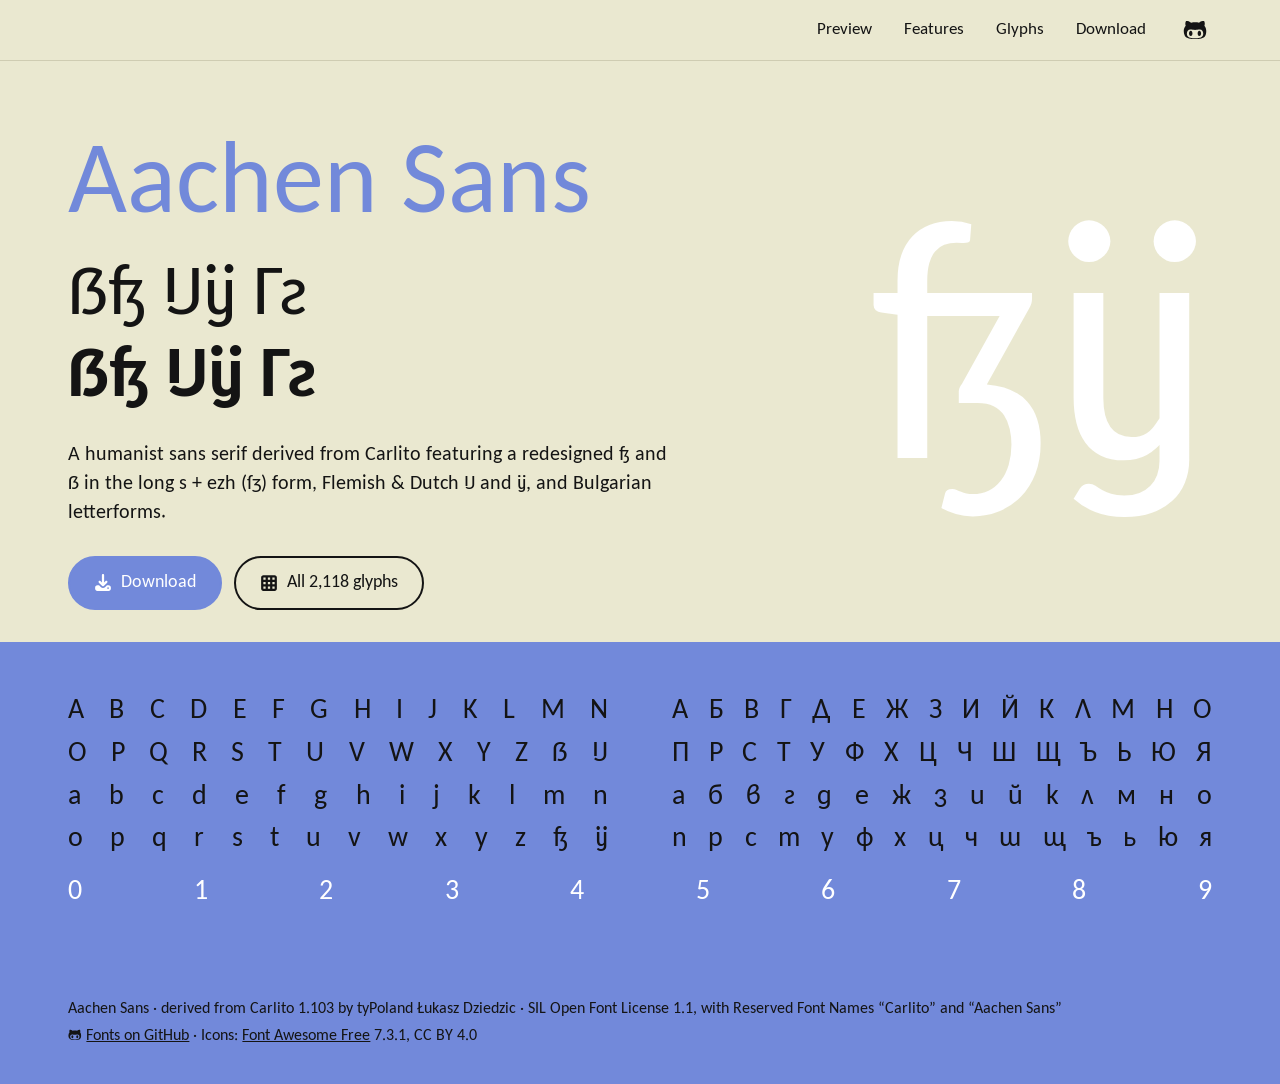
<file: index.html>
<!doctype html>
<html lang="en">
<head>
<meta charset="utf-8">
<meta name="viewport" content="width=device-width, initial-scale=1">
<meta name="format-detection" content="telephone=no">
<title>Aachen Sans</title>
<meta name="description" content="A humanist sans serif derived from Carlito featuring a redesigned ß and ẞ in the long s + ezh (ſʒ) form, Flemish &amp; Dutch Ĳ and ĳ, and Bulgarian letterforms.">
<meta property="og:title" content="Aachen Sans">
<meta property="og:description" content="A humanist sans serif derived from Carlito featuring a redesigned ß and ẞ in the long s + ezh (ſʒ) form, Flemish &amp; Dutch Ĳ and ĳ, and Bulgarian letterforms.">
<meta property="og:image" content="https://crweul.github.io/aachen-sans/og.png">
<meta name="theme-color" content="#7289DA">
<link rel="icon" href="favicon.png">
<link rel="preload" href="fonts/webfonts/AachenSans-Regular.woff2" as="font" type="font/woff2" crossorigin>
<link rel="stylesheet" href="style.css">
</head>
<body class="home">
<svg xmlns="http://www.w3.org/2000/svg" style="display:none"><!--! Font Awesome Free 7.3.1 by @fontawesome - https://fontawesome.com License - https://fontawesome.com/license/free (Icons: CC BY 4.0, Fonts: SIL OFL 1.1, Code: MIT License) Copyright 2026 Fonticons, Inc. --><symbol id="i-download" viewBox="0 0 448 512"><path fill="currentColor" d="M256 32c0-17.7-14.3-32-32-32s-32 14.3-32 32l0 210.7-41.4-41.4c-12.5-12.5-32.8-12.5-45.3 0s-12.5 32.8 0 45.3l96 96c12.5 12.5 32.8 12.5 45.3 0l96-96c12.5-12.5 12.5-32.8 0-45.3s-32.8-12.5-45.3 0L256 242.7 256 32zM64 320c-35.3 0-64 28.7-64 64l0 32c0 35.3 28.7 64 64 64l320 0c35.3 0 64-28.7 64-64l0-32c0-35.3-28.7-64-64-64l-46.9 0-56.6 56.6c-31.2 31.2-81.9 31.2-113.1 0L110.9 320 64 320zm304 56a24 24 0 1 1 0 48 24 24 0 1 1 0-48z"/></symbol><symbol id="i-file-zipper" viewBox="0 0 384 512"><path fill="currentColor" d="M0 64C0 28.7 28.7 0 64 0L213.5 0c17 0 33.3 6.7 45.3 18.7L365.3 125.3c12 12 18.7 28.3 18.7 45.3L384 448c0 35.3-28.7 64-64 64L64 512c-35.3 0-64-28.7-64-64L0 64zm208-5.5l0 93.5c0 13.3 10.7 24 24 24L325.5 176 208 58.5zM64 72c0 13.3 10.7 24 24 24l48 0c13.3 0 24-10.7 24-24s-10.7-24-24-24L88 48C74.7 48 64 58.7 64 72zm0 96c0 13.3 10.7 24 24 24l48 0c13.3 0 24-10.7 24-24s-10.7-24-24-24l-48 0c-13.3 0-24 10.7-24 24zm64 72l-32 0c-17.7 0-32 14.3-32 32l0 48c0 26.5 21.5 48 48 48s48-21.5 48-48l0-48c0-17.7-14.3-32-32-32zm-16 64a16 16 0 1 1 0 32 16 16 0 1 1 0-32z"/></symbol><symbol id="i-github-alt" viewBox="0 0 512 512"><path fill="currentColor" d="M202.1 328.7c0 20.9-10.9 55.1-36.7 55.1s-36.7-34.2-36.7-55.1 10.9-55.1 36.7-55.1 36.7 34.2 36.7 55.1zM496 278.2c0 31.9-3.2 65.7-17.5 95-37.9 76.6-142.1 74.8-216.7 74.8-75.8 0-186.2 2.7-225.6-74.8-14.6-29-20.2-63.1-20.2-95 0-41.9 13.9-81.5 41.5-113.6-5.2-15.8-7.7-32.4-7.7-48.8 0-21.5 4.9-32.3 14.6-51.8 45.3 0 74.3 9 108.8 36 29-6.9 58.8-10 88.7-10 27 0 54.2 2.9 80.4 9.2 34-26.7 63-35.2 107.8-35.2 9.8 19.5 14.6 30.3 14.6 51.8 0 16.4-2.6 32.7-7.7 48.2 27.5 32.4 39 72.3 39 114.2zm-64.3 50.5c0-43.9-26.7-82.6-73.5-82.6-18.9 0-37 3.4-56 6-14.9 2.3-29.8 3.2-45.1 3.2-15.2 0-30.1-.9-45.1-3.2-18.7-2.6-37-6-56-6-46.8 0-73.5 38.7-73.5 82.6 0 87.8 80.4 101.3 150.4 101.3l48.2 0c70.3 0 150.6-13.4 150.6-101.3zm-82.6-55.1c-25.8 0-36.7 34.2-36.7 55.1s10.9 55.1 36.7 55.1 36.7-34.2 36.7-55.1-10.9-55.1-36.7-55.1z"/></symbol><symbol id="i-magnifying-glass" viewBox="0 0 512 512"><path fill="currentColor" d="M416 208c0 45.9-14.9 88.3-40 122.7L502.6 457.4c12.5 12.5 12.5 32.8 0 45.3s-32.8 12.5-45.3 0L330.7 376C296.3 401.1 253.9 416 208 416 93.1 416 0 322.9 0 208S93.1 0 208 0 416 93.1 416 208zM208 352a144 144 0 1 0 0-288 144 144 0 1 0 0 288z"/></symbol><symbol id="i-table-cells" viewBox="0 0 448 512"><path fill="currentColor" d="M384 96l0 64-64 0 0-64 64 0zm0 128l0 64-64 0 0-64 64 0zm0 128l0 64-64 0 0-64 64 0zM256 288l-64 0 0-64 64 0 0 64zm-64 64l64 0 0 64-64 0 0-64zm-64-64l-64 0 0-64 64 0 0 64zM64 352l64 0 0 64-64 0 0-64zm0-192l0-64 64 0 0 64-64 0zm128 0l0-64 64 0 0 64-64 0zM64 32C28.7 32 0 60.7 0 96L0 416c0 35.3 28.7 64 64 64l320 0c35.3 0 64-28.7 64-64l0-320c0-35.3-28.7-64-64-64L64 32z"/></symbol></svg>
<header class="top">
  <div class="wrap bar">
    <a class="mark" href="./">Aachen Sans</a>
    <nav class="menu">
      <a href="preview.html">Preview</a>
      <a href="eszett.html">Features</a>
      <a href="glyphs.html">Glyphs</a>
      <a href="download.html">Download</a>
    </nav>
    <a class="gh" href="https://github.com/crweul/aachen-sans" aria-label="Aachen Sans on GitHub" title="GitHub"><svg class="ic" aria-hidden="true"><use href="#i-github-alt"/></svg></a>
  </div>
</header>

<main>
<section class="hero">
  <div class="wrap hero-grid">
    <div class="hero-text">
      <h1>Aachen Sans</h1>
      <p class="pairs">ẞß Ĳĳ <span lang="bg">Гг</span></p>
      <p class="pairs b">ẞß Ĳĳ <span lang="bg">Гг</span></p>
      <p class="lede">A humanist sans serif derived from Carlito featuring a redesigned ß and ẞ in the long s + ezh (ſʒ) form, Flemish &amp; Dutch Ĳ and ĳ, and Bulgarian letterforms.</p>
      <p class="cta">
        <a class="btn" href="download.html"><svg class="ic" aria-hidden="true"><use href="#i-download"/></svg>Download</a>
        <a class="btn ghost" href="glyphs.html"><svg class="ic" aria-hidden="true"><use href="#i-table-cells"/></svg>All 2,118 glyphs</a>
      </p>
    </div>
    <div class="hero-glyphs" aria-hidden="true" lang="nl-BE">ßĳ</div>
  </div>
  <div class="band">
    <div class="wrap alphabets">
      <div class="abc">
        <p>A B C D E F G H I J K L M N</p>
        <p>O P Q R S T U V W X Y Z ẞ Ĳ</p>
        <p>a b c d e f g h i j k l m n</p>
        <p>o p q r s t u v w x y z ß ĳ</p>
      </div>
      <div class="abc" lang="bg">
        <p>А Б В Г Д Е Ж З И Й К Л М Н О</p>
        <p>П Р С Т У Ф Х Ц Ч Ш Щ Ъ Ь Ю Я</p>
        <p>а б в г д е ж з и й к л м н о</p>
        <p>п р с т у ф х ц ч ш щ ъ ь ю я</p>
      </div>
      <p class="digits">0 1 2 3 4 5 6 7 8 9</p>
    </div>
  </div>
</section>

</main>

<footer class="foot">
  <div class="wrap">
    <p>Aachen Sans · derived from Carlito 1.103 by tyPoland Łukasz Dziedzic · SIL Open Font License 1.1, with Reserved
      Font Names “Carlito” and “Aachen Sans”</p>
    <p><a href="https://github.com/crweul/aachen-sans"><svg class="ic" aria-hidden="true"><use href="#i-github-alt"/></svg>Fonts on GitHub</a> · Icons: <a href="https://fontawesome.com/">Font Awesome Free</a> 7.3.1, CC BY 4.0</p>
  </div>
</footer>

<script src="app.js"></script>
</body>
</html>
</file>
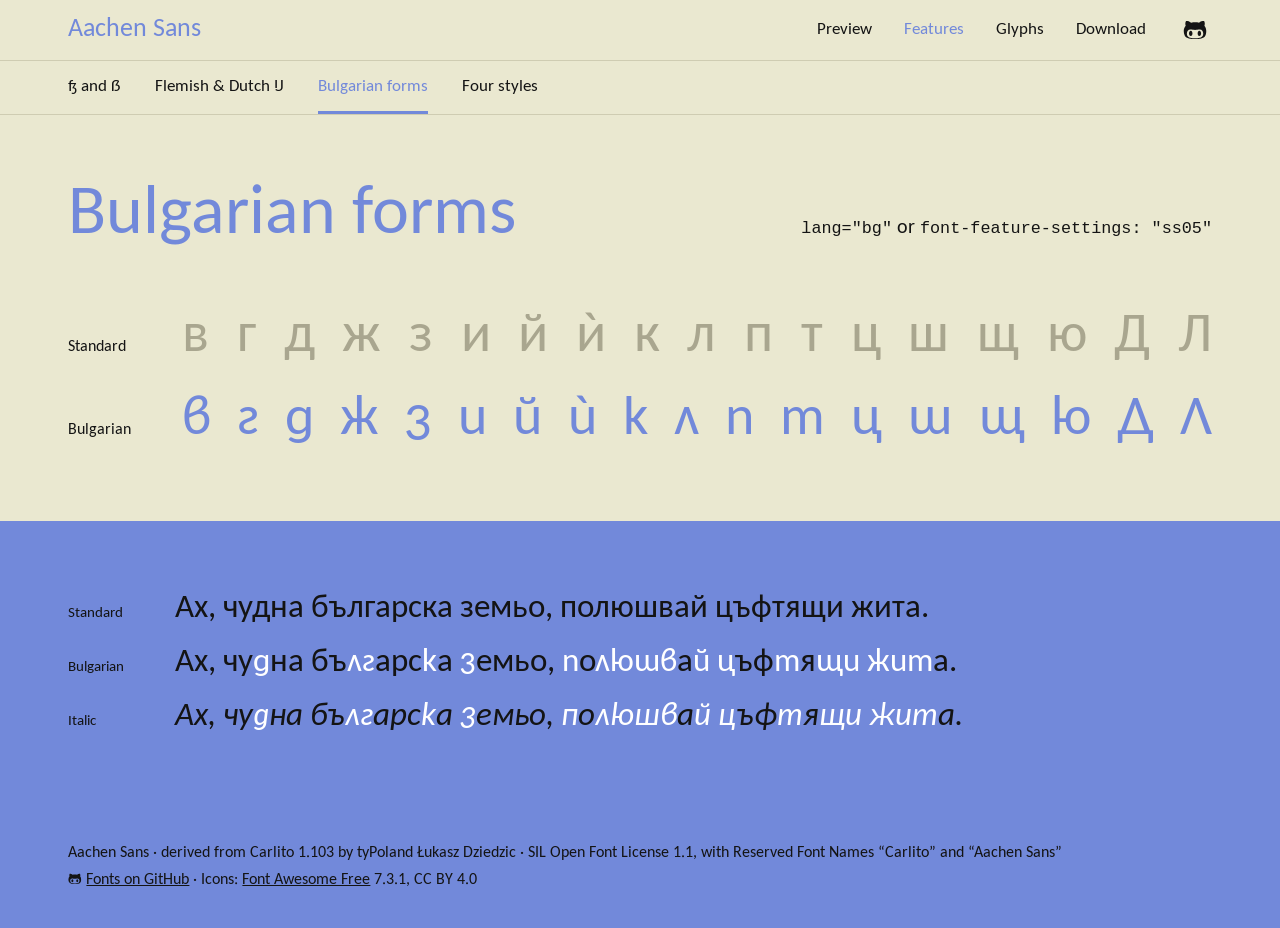
<file: bulgarian.html>
<!doctype html>
<html lang="en">
<head>
<meta charset="utf-8">
<meta name="viewport" content="width=device-width, initial-scale=1">
<meta name="format-detection" content="telephone=no">
<title>Bulgarian forms · Aachen Sans</title>
<meta name="description" content="A humanist sans serif derived from Carlito featuring a redesigned ß and ẞ in the long s + ezh (ſʒ) form, Flemish &amp; Dutch Ĳ and ĳ, and Bulgarian letterforms.">
<meta property="og:title" content="Bulgarian forms · Aachen Sans">
<meta property="og:description" content="A humanist sans serif derived from Carlito featuring a redesigned ß and ẞ in the long s + ezh (ſʒ) form, Flemish &amp; Dutch Ĳ and ĳ, and Bulgarian letterforms.">
<meta property="og:image" content="https://crweul.github.io/aachen-sans/og.png">
<meta name="theme-color" content="#7289DA">
<link rel="icon" href="favicon.png">
<link rel="preload" href="fonts/webfonts/AachenSans-Regular.woff2" as="font" type="font/woff2" crossorigin>
<link rel="stylesheet" href="style.css">
</head>
<body class="feature">
<svg xmlns="http://www.w3.org/2000/svg" style="display:none"><!--! Font Awesome Free 7.3.1 by @fontawesome - https://fontawesome.com License - https://fontawesome.com/license/free (Icons: CC BY 4.0, Fonts: SIL OFL 1.1, Code: MIT License) Copyright 2026 Fonticons, Inc. --><symbol id="i-download" viewBox="0 0 448 512"><path fill="currentColor" d="M256 32c0-17.7-14.3-32-32-32s-32 14.3-32 32l0 210.7-41.4-41.4c-12.5-12.5-32.8-12.5-45.3 0s-12.5 32.8 0 45.3l96 96c12.5 12.5 32.8 12.5 45.3 0l96-96c12.5-12.5 12.5-32.8 0-45.3s-32.8-12.5-45.3 0L256 242.7 256 32zM64 320c-35.3 0-64 28.7-64 64l0 32c0 35.3 28.7 64 64 64l320 0c35.3 0 64-28.7 64-64l0-32c0-35.3-28.7-64-64-64l-46.9 0-56.6 56.6c-31.2 31.2-81.9 31.2-113.1 0L110.9 320 64 320zm304 56a24 24 0 1 1 0 48 24 24 0 1 1 0-48z"/></symbol><symbol id="i-file-zipper" viewBox="0 0 384 512"><path fill="currentColor" d="M0 64C0 28.7 28.7 0 64 0L213.5 0c17 0 33.3 6.7 45.3 18.7L365.3 125.3c12 12 18.7 28.3 18.7 45.3L384 448c0 35.3-28.7 64-64 64L64 512c-35.3 0-64-28.7-64-64L0 64zm208-5.5l0 93.5c0 13.3 10.7 24 24 24L325.5 176 208 58.5zM64 72c0 13.3 10.7 24 24 24l48 0c13.3 0 24-10.7 24-24s-10.7-24-24-24L88 48C74.7 48 64 58.7 64 72zm0 96c0 13.3 10.7 24 24 24l48 0c13.3 0 24-10.7 24-24s-10.7-24-24-24l-48 0c-13.3 0-24 10.7-24 24zm64 72l-32 0c-17.7 0-32 14.3-32 32l0 48c0 26.5 21.5 48 48 48s48-21.5 48-48l0-48c0-17.7-14.3-32-32-32zm-16 64a16 16 0 1 1 0 32 16 16 0 1 1 0-32z"/></symbol><symbol id="i-github-alt" viewBox="0 0 512 512"><path fill="currentColor" d="M202.1 328.7c0 20.9-10.9 55.1-36.7 55.1s-36.7-34.2-36.7-55.1 10.9-55.1 36.7-55.1 36.7 34.2 36.7 55.1zM496 278.2c0 31.9-3.2 65.7-17.5 95-37.9 76.6-142.1 74.8-216.7 74.8-75.8 0-186.2 2.7-225.6-74.8-14.6-29-20.2-63.1-20.2-95 0-41.9 13.9-81.5 41.5-113.6-5.2-15.8-7.7-32.4-7.7-48.8 0-21.5 4.9-32.3 14.6-51.8 45.3 0 74.3 9 108.8 36 29-6.9 58.8-10 88.7-10 27 0 54.2 2.9 80.4 9.2 34-26.7 63-35.2 107.8-35.2 9.8 19.5 14.6 30.3 14.6 51.8 0 16.4-2.6 32.7-7.7 48.2 27.5 32.4 39 72.3 39 114.2zm-64.3 50.5c0-43.9-26.7-82.6-73.5-82.6-18.9 0-37 3.4-56 6-14.9 2.3-29.8 3.2-45.1 3.2-15.2 0-30.1-.9-45.1-3.2-18.7-2.6-37-6-56-6-46.8 0-73.5 38.7-73.5 82.6 0 87.8 80.4 101.3 150.4 101.3l48.2 0c70.3 0 150.6-13.4 150.6-101.3zm-82.6-55.1c-25.8 0-36.7 34.2-36.7 55.1s10.9 55.1 36.7 55.1 36.7-34.2 36.7-55.1-10.9-55.1-36.7-55.1z"/></symbol><symbol id="i-magnifying-glass" viewBox="0 0 512 512"><path fill="currentColor" d="M416 208c0 45.9-14.9 88.3-40 122.7L502.6 457.4c12.5 12.5 12.5 32.8 0 45.3s-32.8 12.5-45.3 0L330.7 376C296.3 401.1 253.9 416 208 416 93.1 416 0 322.9 0 208S93.1 0 208 0 416 93.1 416 208zM208 352a144 144 0 1 0 0-288 144 144 0 1 0 0 288z"/></symbol><symbol id="i-table-cells" viewBox="0 0 448 512"><path fill="currentColor" d="M384 96l0 64-64 0 0-64 64 0zm0 128l0 64-64 0 0-64 64 0zm0 128l0 64-64 0 0-64 64 0zM256 288l-64 0 0-64 64 0 0 64zm-64 64l64 0 0 64-64 0 0-64zm-64-64l-64 0 0-64 64 0 0 64zM64 352l64 0 0 64-64 0 0-64zm0-192l0-64 64 0 0 64-64 0zm128 0l0-64 64 0 0 64-64 0zM64 32C28.7 32 0 60.7 0 96L0 416c0 35.3 28.7 64 64 64l320 0c35.3 0 64-28.7 64-64l0-320c0-35.3-28.7-64-64-64L64 32z"/></symbol></svg>
<header class="top">
  <div class="wrap bar">
    <a class="mark" href="./">Aachen Sans</a>
    <nav class="menu">
      <a href="preview.html">Preview</a>
      <a href="eszett.html" aria-current="page">Features</a>
      <a href="glyphs.html">Glyphs</a>
      <a href="download.html">Download</a>
    </nav>
    <a class="gh" href="https://github.com/crweul/aachen-sans" aria-label="Aachen Sans on GitHub" title="GitHub"><svg class="ic" aria-hidden="true"><use href="#i-github-alt"/></svg></a>
  </div>
</header>
<nav class="subnav" aria-label="Features"><div class="wrap"><a href="eszett.html">ß and ẞ</a><a href="ij.html">Flemish &amp; Dutch Ĳ</a><a href="bulgarian.html" aria-current="page">Bulgarian forms</a><a href="styles.html">Four styles</a></div></nav>
<main>
<section class="panel bulgarian" aria-labelledby="bg-h">
  <div class="field tan">
    <div class="wrap">
      <div class="bg-head">
        <h1 id="bg-h" class="title blue">Bulgarian forms</h1>
        <p class="note ink"><code>lang="bg"</code> or <code>font-feature-settings: "ss05"</code></p>
      </div>
      <div class="forms">
        <span class="lab">Standard</span>
        <p class="spread muted">в г д ж з и й ѝ к л п т ц ш щ ю Д Л</p>
        <span class="lab">Bulgarian</span>
        <p class="spread blue" lang="bg">в г д ж з и й ѝ к л п т ц ш щ ю Д Л</p>
      </div>
    </div>
  </div>
  <div class="field blue">
    <div class="wrap lines pang">
      <span class="lab">Standard</span><p>Ах, чудна българска земьо, полюшвай цъфтящи жита.</p>
      <span class="lab">Bulgarian</span><p lang="bg" data-hl>Ах, чудна българска земьо, полюшвай цъфтящи жита.</p>
      <span class="lab">Italic</span><p lang="bg" class="i" data-hl>Ах, чудна българска земьо, полюшвай цъфтящи жита.</p>
    </div>
  </div>
</section>

</main>

<footer class="foot">
  <div class="wrap">
    <p>Aachen Sans · derived from Carlito 1.103 by tyPoland Łukasz Dziedzic · SIL Open Font License 1.1, with Reserved
      Font Names “Carlito” and “Aachen Sans”</p>
    <p><a href="https://github.com/crweul/aachen-sans"><svg class="ic" aria-hidden="true"><use href="#i-github-alt"/></svg>Fonts on GitHub</a> · Icons: <a href="https://fontawesome.com/">Font Awesome Free</a> 7.3.1, CC BY 4.0</p>
  </div>
</footer>

<script src="app.js"></script>
</body>
</html>
</file>
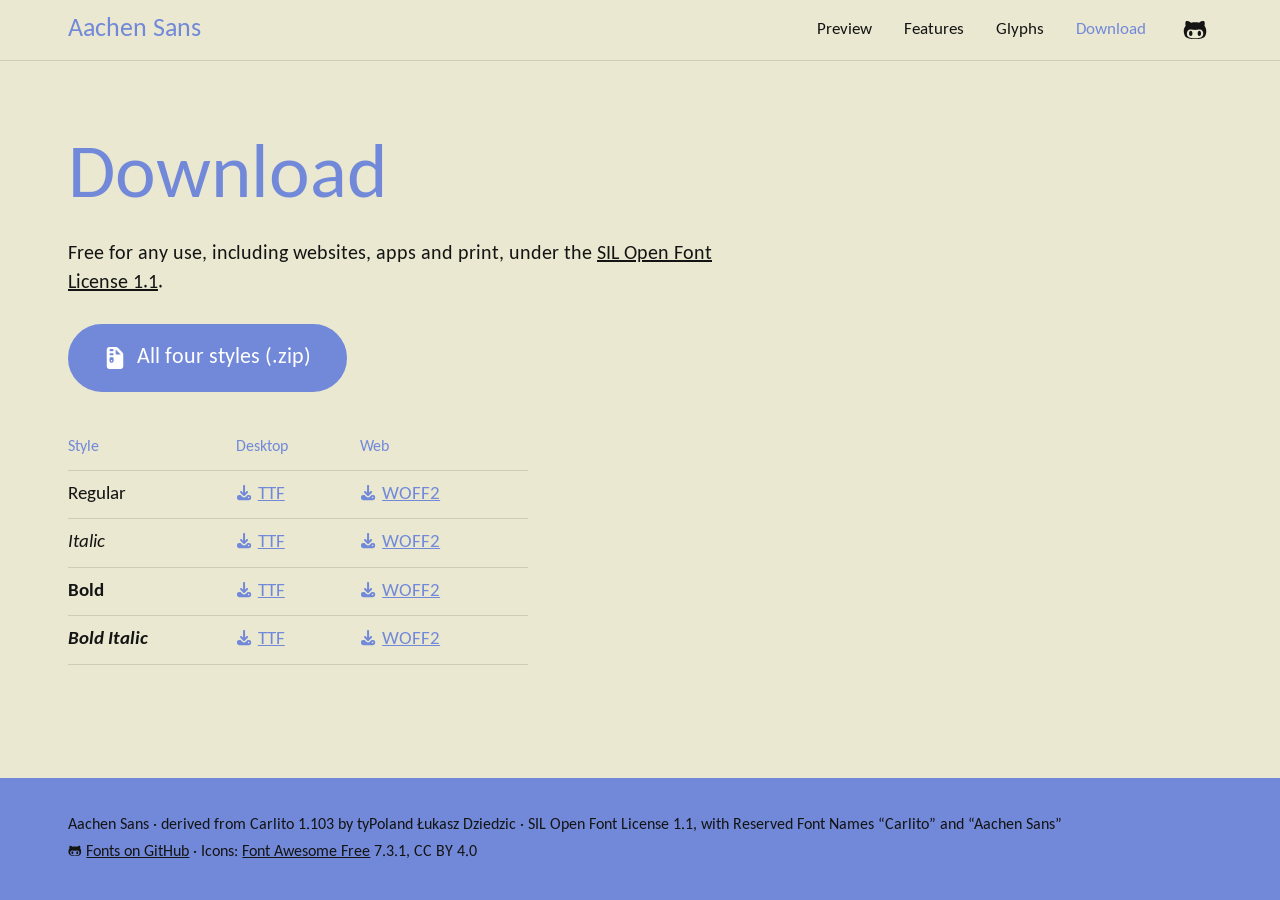
<file: download.html>
<!doctype html>
<html lang="en">
<head>
<meta charset="utf-8">
<meta name="viewport" content="width=device-width, initial-scale=1">
<meta name="format-detection" content="telephone=no">
<title>Download · Aachen Sans</title>
<meta name="description" content="A humanist sans serif derived from Carlito featuring a redesigned ß and ẞ in the long s + ezh (ſʒ) form, Flemish &amp; Dutch Ĳ and ĳ, and Bulgarian letterforms.">
<meta property="og:title" content="Download · Aachen Sans">
<meta property="og:description" content="A humanist sans serif derived from Carlito featuring a redesigned ß and ẞ in the long s + ezh (ſʒ) form, Flemish &amp; Dutch Ĳ and ĳ, and Bulgarian letterforms.">
<meta property="og:image" content="https://crweul.github.io/aachen-sans/og.png">
<meta name="theme-color" content="#7289DA">
<link rel="icon" href="favicon.png">
<link rel="preload" href="fonts/webfonts/AachenSans-Regular.woff2" as="font" type="font/woff2" crossorigin>
<link rel="stylesheet" href="style.css">
</head>
<body class="">
<svg xmlns="http://www.w3.org/2000/svg" style="display:none"><!--! Font Awesome Free 7.3.1 by @fontawesome - https://fontawesome.com License - https://fontawesome.com/license/free (Icons: CC BY 4.0, Fonts: SIL OFL 1.1, Code: MIT License) Copyright 2026 Fonticons, Inc. --><symbol id="i-download" viewBox="0 0 448 512"><path fill="currentColor" d="M256 32c0-17.7-14.3-32-32-32s-32 14.3-32 32l0 210.7-41.4-41.4c-12.5-12.5-32.8-12.5-45.3 0s-12.5 32.8 0 45.3l96 96c12.5 12.5 32.8 12.5 45.3 0l96-96c12.5-12.5 12.5-32.8 0-45.3s-32.8-12.5-45.3 0L256 242.7 256 32zM64 320c-35.3 0-64 28.7-64 64l0 32c0 35.3 28.7 64 64 64l320 0c35.3 0 64-28.7 64-64l0-32c0-35.3-28.7-64-64-64l-46.9 0-56.6 56.6c-31.2 31.2-81.9 31.2-113.1 0L110.9 320 64 320zm304 56a24 24 0 1 1 0 48 24 24 0 1 1 0-48z"/></symbol><symbol id="i-file-zipper" viewBox="0 0 384 512"><path fill="currentColor" d="M0 64C0 28.7 28.7 0 64 0L213.5 0c17 0 33.3 6.7 45.3 18.7L365.3 125.3c12 12 18.7 28.3 18.7 45.3L384 448c0 35.3-28.7 64-64 64L64 512c-35.3 0-64-28.7-64-64L0 64zm208-5.5l0 93.5c0 13.3 10.7 24 24 24L325.5 176 208 58.5zM64 72c0 13.3 10.7 24 24 24l48 0c13.3 0 24-10.7 24-24s-10.7-24-24-24L88 48C74.7 48 64 58.7 64 72zm0 96c0 13.3 10.7 24 24 24l48 0c13.3 0 24-10.7 24-24s-10.7-24-24-24l-48 0c-13.3 0-24 10.7-24 24zm64 72l-32 0c-17.7 0-32 14.3-32 32l0 48c0 26.5 21.5 48 48 48s48-21.5 48-48l0-48c0-17.7-14.3-32-32-32zm-16 64a16 16 0 1 1 0 32 16 16 0 1 1 0-32z"/></symbol><symbol id="i-github-alt" viewBox="0 0 512 512"><path fill="currentColor" d="M202.1 328.7c0 20.9-10.9 55.1-36.7 55.1s-36.7-34.2-36.7-55.1 10.9-55.1 36.7-55.1 36.7 34.2 36.7 55.1zM496 278.2c0 31.9-3.2 65.7-17.5 95-37.9 76.6-142.1 74.8-216.7 74.8-75.8 0-186.2 2.7-225.6-74.8-14.6-29-20.2-63.1-20.2-95 0-41.9 13.9-81.5 41.5-113.6-5.2-15.8-7.7-32.4-7.7-48.8 0-21.5 4.9-32.3 14.6-51.8 45.3 0 74.3 9 108.8 36 29-6.9 58.8-10 88.7-10 27 0 54.2 2.9 80.4 9.2 34-26.7 63-35.2 107.8-35.2 9.8 19.5 14.6 30.3 14.6 51.8 0 16.4-2.6 32.7-7.7 48.2 27.5 32.4 39 72.3 39 114.2zm-64.3 50.5c0-43.9-26.7-82.6-73.5-82.6-18.9 0-37 3.4-56 6-14.9 2.3-29.8 3.2-45.1 3.2-15.2 0-30.1-.9-45.1-3.2-18.7-2.6-37-6-56-6-46.8 0-73.5 38.7-73.5 82.6 0 87.8 80.4 101.3 150.4 101.3l48.2 0c70.3 0 150.6-13.4 150.6-101.3zm-82.6-55.1c-25.8 0-36.7 34.2-36.7 55.1s10.9 55.1 36.7 55.1 36.7-34.2 36.7-55.1-10.9-55.1-36.7-55.1z"/></symbol><symbol id="i-magnifying-glass" viewBox="0 0 512 512"><path fill="currentColor" d="M416 208c0 45.9-14.9 88.3-40 122.7L502.6 457.4c12.5 12.5 12.5 32.8 0 45.3s-32.8 12.5-45.3 0L330.7 376C296.3 401.1 253.9 416 208 416 93.1 416 0 322.9 0 208S93.1 0 208 0 416 93.1 416 208zM208 352a144 144 0 1 0 0-288 144 144 0 1 0 0 288z"/></symbol><symbol id="i-table-cells" viewBox="0 0 448 512"><path fill="currentColor" d="M384 96l0 64-64 0 0-64 64 0zm0 128l0 64-64 0 0-64 64 0zm0 128l0 64-64 0 0-64 64 0zM256 288l-64 0 0-64 64 0 0 64zm-64 64l64 0 0 64-64 0 0-64zm-64-64l-64 0 0-64 64 0 0 64zM64 352l64 0 0 64-64 0 0-64zm0-192l0-64 64 0 0 64-64 0zm128 0l0-64 64 0 0 64-64 0zM64 32C28.7 32 0 60.7 0 96L0 416c0 35.3 28.7 64 64 64l320 0c35.3 0 64-28.7 64-64l0-320c0-35.3-28.7-64-64-64L64 32z"/></symbol></svg>
<header class="top">
  <div class="wrap bar">
    <a class="mark" href="./">Aachen Sans</a>
    <nav class="menu">
      <a href="preview.html">Preview</a>
      <a href="eszett.html">Features</a>
      <a href="glyphs.html">Glyphs</a>
      <a href="download.html" aria-current="page">Download</a>
    </nav>
    <a class="gh" href="https://github.com/crweul/aachen-sans" aria-label="Aachen Sans on GitHub" title="GitHub"><svg class="ic" aria-hidden="true"><use href="#i-github-alt"/></svg></a>
  </div>
</header>

<main>
<section class="download">
  <div class="wrap">
    <h1 class="page-title">Download</h1>
    <p class="lede">Free for any use, including websites, apps and print, under the
      <a href="https://openfontlicense.org/">SIL Open Font License 1.1</a>.</p>
    <p><a class="btn big" href="AachenSans.zip" download><svg class="ic" aria-hidden="true"><use href="#i-file-zipper"/></svg>All four styles (.zip)</a></p>
    <table class="files">
      <thead><tr><th>Style</th><th>Desktop</th><th>Web</th></tr></thead>
      <tbody>
        <tr><td>Regular</td><td><a href="fonts/ttf/AachenSans-Regular.ttf" download><svg class="ic" aria-hidden="true"><use href="#i-download"/></svg>TTF</a></td><td><a href="fonts/webfonts/AachenSans-Regular.woff2" download><svg class="ic" aria-hidden="true"><use href="#i-download"/></svg>WOFF2</a></td></tr>
        <tr><td class="i">Italic</td><td><a href="fonts/ttf/AachenSans-Italic.ttf" download><svg class="ic" aria-hidden="true"><use href="#i-download"/></svg>TTF</a></td><td><a href="fonts/webfonts/AachenSans-Italic.woff2" download><svg class="ic" aria-hidden="true"><use href="#i-download"/></svg>WOFF2</a></td></tr>
        <tr><td class="b">Bold</td><td><a href="fonts/ttf/AachenSans-Bold.ttf" download><svg class="ic" aria-hidden="true"><use href="#i-download"/></svg>TTF</a></td><td><a href="fonts/webfonts/AachenSans-Bold.woff2" download><svg class="ic" aria-hidden="true"><use href="#i-download"/></svg>WOFF2</a></td></tr>
        <tr><td class="b i">Bold Italic</td><td><a href="fonts/ttf/AachenSans-BoldItalic.ttf" download><svg class="ic" aria-hidden="true"><use href="#i-download"/></svg>TTF</a></td><td><a href="fonts/webfonts/AachenSans-BoldItalic.woff2" download><svg class="ic" aria-hidden="true"><use href="#i-download"/></svg>WOFF2</a></td></tr>
      </tbody>
    </table>
  </div>
</section>

</main>

<footer class="foot">
  <div class="wrap">
    <p>Aachen Sans · derived from Carlito 1.103 by tyPoland Łukasz Dziedzic · SIL Open Font License 1.1, with Reserved
      Font Names “Carlito” and “Aachen Sans”</p>
    <p><a href="https://github.com/crweul/aachen-sans"><svg class="ic" aria-hidden="true"><use href="#i-github-alt"/></svg>Fonts on GitHub</a> · Icons: <a href="https://fontawesome.com/">Font Awesome Free</a> 7.3.1, CC BY 4.0</p>
  </div>
</footer>

<script src="app.js"></script>
</body>
</html>
</file>
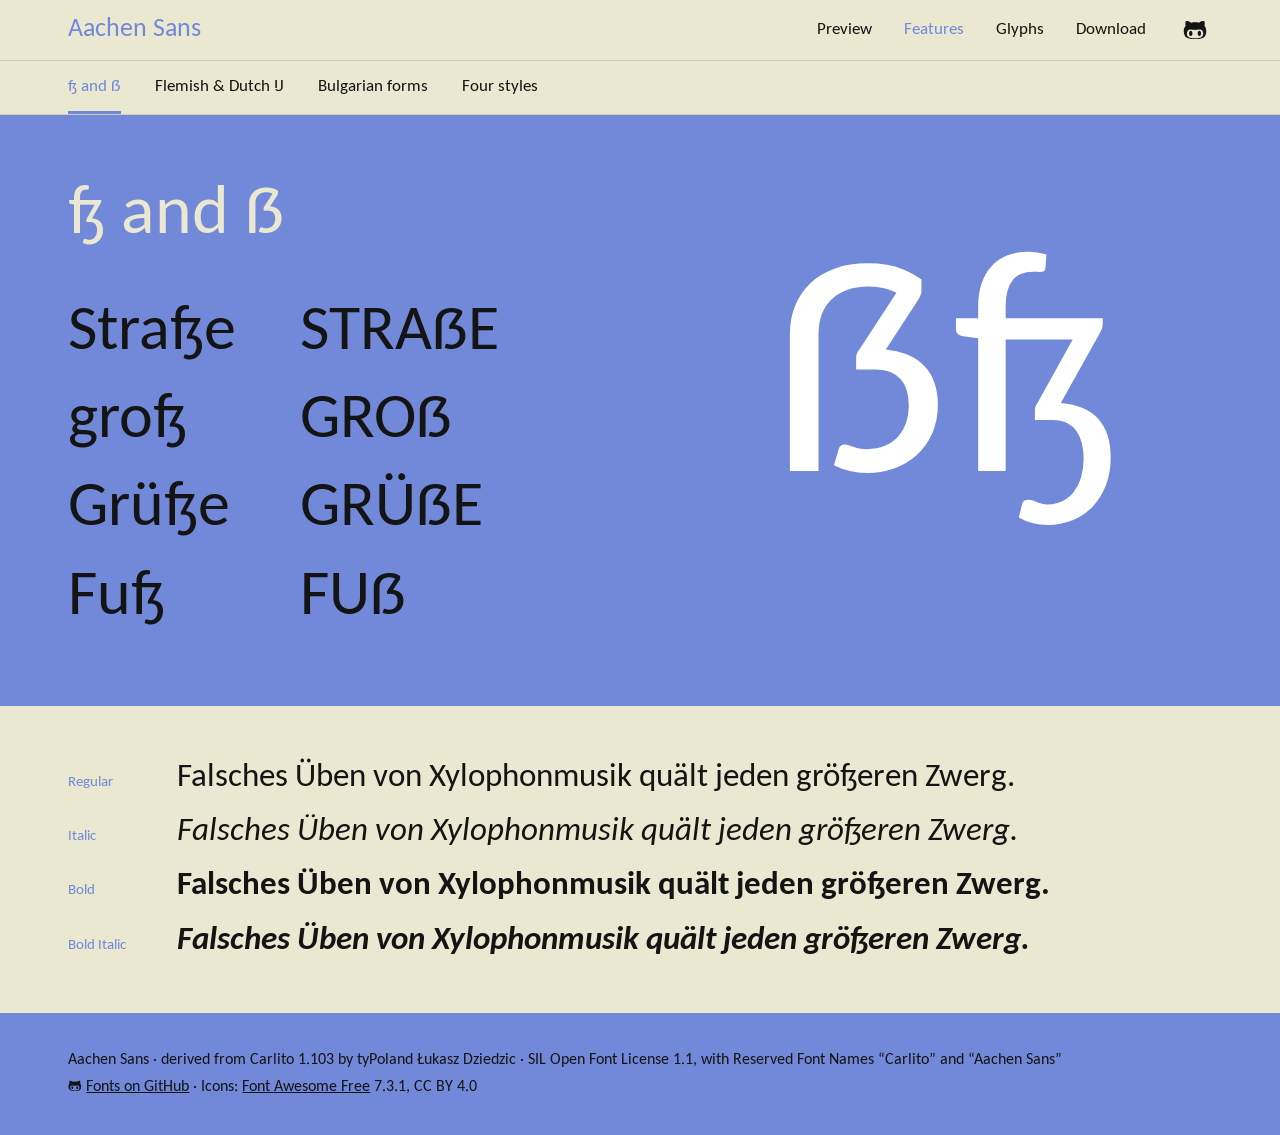
<file: eszett.html>
<!doctype html>
<html lang="en">
<head>
<meta charset="utf-8">
<meta name="viewport" content="width=device-width, initial-scale=1">
<meta name="format-detection" content="telephone=no">
<title>ß and ẞ · Aachen Sans</title>
<meta name="description" content="A humanist sans serif derived from Carlito featuring a redesigned ß and ẞ in the long s + ezh (ſʒ) form, Flemish &amp; Dutch Ĳ and ĳ, and Bulgarian letterforms.">
<meta property="og:title" content="ß and ẞ · Aachen Sans">
<meta property="og:description" content="A humanist sans serif derived from Carlito featuring a redesigned ß and ẞ in the long s + ezh (ſʒ) form, Flemish &amp; Dutch Ĳ and ĳ, and Bulgarian letterforms.">
<meta property="og:image" content="https://crweul.github.io/aachen-sans/og.png">
<meta name="theme-color" content="#7289DA">
<link rel="icon" href="favicon.png">
<link rel="preload" href="fonts/webfonts/AachenSans-Regular.woff2" as="font" type="font/woff2" crossorigin>
<link rel="stylesheet" href="style.css">
</head>
<body class="feature">
<svg xmlns="http://www.w3.org/2000/svg" style="display:none"><!--! Font Awesome Free 7.3.1 by @fontawesome - https://fontawesome.com License - https://fontawesome.com/license/free (Icons: CC BY 4.0, Fonts: SIL OFL 1.1, Code: MIT License) Copyright 2026 Fonticons, Inc. --><symbol id="i-download" viewBox="0 0 448 512"><path fill="currentColor" d="M256 32c0-17.7-14.3-32-32-32s-32 14.3-32 32l0 210.7-41.4-41.4c-12.5-12.5-32.8-12.5-45.3 0s-12.5 32.8 0 45.3l96 96c12.5 12.5 32.8 12.5 45.3 0l96-96c12.5-12.5 12.5-32.8 0-45.3s-32.8-12.5-45.3 0L256 242.7 256 32zM64 320c-35.3 0-64 28.7-64 64l0 32c0 35.3 28.7 64 64 64l320 0c35.3 0 64-28.7 64-64l0-32c0-35.3-28.7-64-64-64l-46.9 0-56.6 56.6c-31.2 31.2-81.9 31.2-113.1 0L110.9 320 64 320zm304 56a24 24 0 1 1 0 48 24 24 0 1 1 0-48z"/></symbol><symbol id="i-file-zipper" viewBox="0 0 384 512"><path fill="currentColor" d="M0 64C0 28.7 28.7 0 64 0L213.5 0c17 0 33.3 6.7 45.3 18.7L365.3 125.3c12 12 18.7 28.3 18.7 45.3L384 448c0 35.3-28.7 64-64 64L64 512c-35.3 0-64-28.7-64-64L0 64zm208-5.5l0 93.5c0 13.3 10.7 24 24 24L325.5 176 208 58.5zM64 72c0 13.3 10.7 24 24 24l48 0c13.3 0 24-10.7 24-24s-10.7-24-24-24L88 48C74.7 48 64 58.7 64 72zm0 96c0 13.3 10.7 24 24 24l48 0c13.3 0 24-10.7 24-24s-10.7-24-24-24l-48 0c-13.3 0-24 10.7-24 24zm64 72l-32 0c-17.7 0-32 14.3-32 32l0 48c0 26.5 21.5 48 48 48s48-21.5 48-48l0-48c0-17.7-14.3-32-32-32zm-16 64a16 16 0 1 1 0 32 16 16 0 1 1 0-32z"/></symbol><symbol id="i-github-alt" viewBox="0 0 512 512"><path fill="currentColor" d="M202.1 328.7c0 20.9-10.9 55.1-36.7 55.1s-36.7-34.2-36.7-55.1 10.9-55.1 36.7-55.1 36.7 34.2 36.7 55.1zM496 278.2c0 31.9-3.2 65.7-17.5 95-37.9 76.6-142.1 74.8-216.7 74.8-75.8 0-186.2 2.7-225.6-74.8-14.6-29-20.2-63.1-20.2-95 0-41.9 13.9-81.5 41.5-113.6-5.2-15.8-7.7-32.4-7.7-48.8 0-21.5 4.9-32.3 14.6-51.8 45.3 0 74.3 9 108.8 36 29-6.9 58.8-10 88.7-10 27 0 54.2 2.9 80.4 9.2 34-26.7 63-35.2 107.8-35.2 9.8 19.5 14.6 30.3 14.6 51.8 0 16.4-2.6 32.7-7.7 48.2 27.5 32.4 39 72.3 39 114.2zm-64.3 50.5c0-43.9-26.7-82.6-73.5-82.6-18.9 0-37 3.4-56 6-14.9 2.3-29.8 3.2-45.1 3.2-15.2 0-30.1-.9-45.1-3.2-18.7-2.6-37-6-56-6-46.8 0-73.5 38.7-73.5 82.6 0 87.8 80.4 101.3 150.4 101.3l48.2 0c70.3 0 150.6-13.4 150.6-101.3zm-82.6-55.1c-25.8 0-36.7 34.2-36.7 55.1s10.9 55.1 36.7 55.1 36.7-34.2 36.7-55.1-10.9-55.1-36.7-55.1z"/></symbol><symbol id="i-magnifying-glass" viewBox="0 0 512 512"><path fill="currentColor" d="M416 208c0 45.9-14.9 88.3-40 122.7L502.6 457.4c12.5 12.5 12.5 32.8 0 45.3s-32.8 12.5-45.3 0L330.7 376C296.3 401.1 253.9 416 208 416 93.1 416 0 322.9 0 208S93.1 0 208 0 416 93.1 416 208zM208 352a144 144 0 1 0 0-288 144 144 0 1 0 0 288z"/></symbol><symbol id="i-table-cells" viewBox="0 0 448 512"><path fill="currentColor" d="M384 96l0 64-64 0 0-64 64 0zm0 128l0 64-64 0 0-64 64 0zm0 128l0 64-64 0 0-64 64 0zM256 288l-64 0 0-64 64 0 0 64zm-64 64l64 0 0 64-64 0 0-64zm-64-64l-64 0 0-64 64 0 0 64zM64 352l64 0 0 64-64 0 0-64zm0-192l0-64 64 0 0 64-64 0zm128 0l0-64 64 0 0 64-64 0zM64 32C28.7 32 0 60.7 0 96L0 416c0 35.3 28.7 64 64 64l320 0c35.3 0 64-28.7 64-64l0-320c0-35.3-28.7-64-64-64L64 32z"/></symbol></svg>
<header class="top">
  <div class="wrap bar">
    <a class="mark" href="./">Aachen Sans</a>
    <nav class="menu">
      <a href="preview.html">Preview</a>
      <a href="eszett.html" aria-current="page">Features</a>
      <a href="glyphs.html">Glyphs</a>
      <a href="download.html">Download</a>
    </nav>
    <a class="gh" href="https://github.com/crweul/aachen-sans" aria-label="Aachen Sans on GitHub" title="GitHub"><svg class="ic" aria-hidden="true"><use href="#i-github-alt"/></svg></a>
  </div>
</header>
<nav class="subnav" aria-label="Features"><div class="wrap"><a href="eszett.html" aria-current="page">ß and ẞ</a><a href="ij.html">Flemish &amp; Dutch Ĳ</a><a href="bulgarian.html">Bulgarian forms</a><a href="styles.html">Four styles</a></div></nav>
<main>
<section class="panel pair" aria-labelledby="eszett-h">
  <div class="field">
    <div class="wrap pair-grid">
      <div>
        <h1 id="eszett-h" class="title">ß and ẞ</h1>
        <div class="words" lang="de">
          <span>Straße</span><span>STRAẞE</span>
          <span>groß</span><span>GROẞ</span>
          <span>Grüße</span><span>GRÜẞE</span>
          <span>Fuß</span><span>FUẞ</span>
        </div>
      </div>
      <div class="hero-pair" aria-hidden="true" lang="de">ẞß</div>
    </div>
  </div>
  <div class="styles-band">
    <div class="wrap lines" lang="de">
      <span class="lab">Regular</span><p>Falsches Üben von Xylophonmusik quält jeden größeren Zwerg.</p>
      <span class="lab">Italic</span><p class="i">Falsches Üben von Xylophonmusik quält jeden größeren Zwerg.</p>
      <span class="lab">Bold</span><p class="b">Falsches Üben von Xylophonmusik quält jeden größeren Zwerg.</p>
      <span class="lab">Bold Italic</span><p class="b i">Falsches Üben von Xylophonmusik quält jeden größeren Zwerg.</p>
    </div>
  </div>
</section>

</main>

<footer class="foot">
  <div class="wrap">
    <p>Aachen Sans · derived from Carlito 1.103 by tyPoland Łukasz Dziedzic · SIL Open Font License 1.1, with Reserved
      Font Names “Carlito” and “Aachen Sans”</p>
    <p><a href="https://github.com/crweul/aachen-sans"><svg class="ic" aria-hidden="true"><use href="#i-github-alt"/></svg>Fonts on GitHub</a> · Icons: <a href="https://fontawesome.com/">Font Awesome Free</a> 7.3.1, CC BY 4.0</p>
  </div>
</footer>

<script src="app.js"></script>
</body>
</html>
</file>
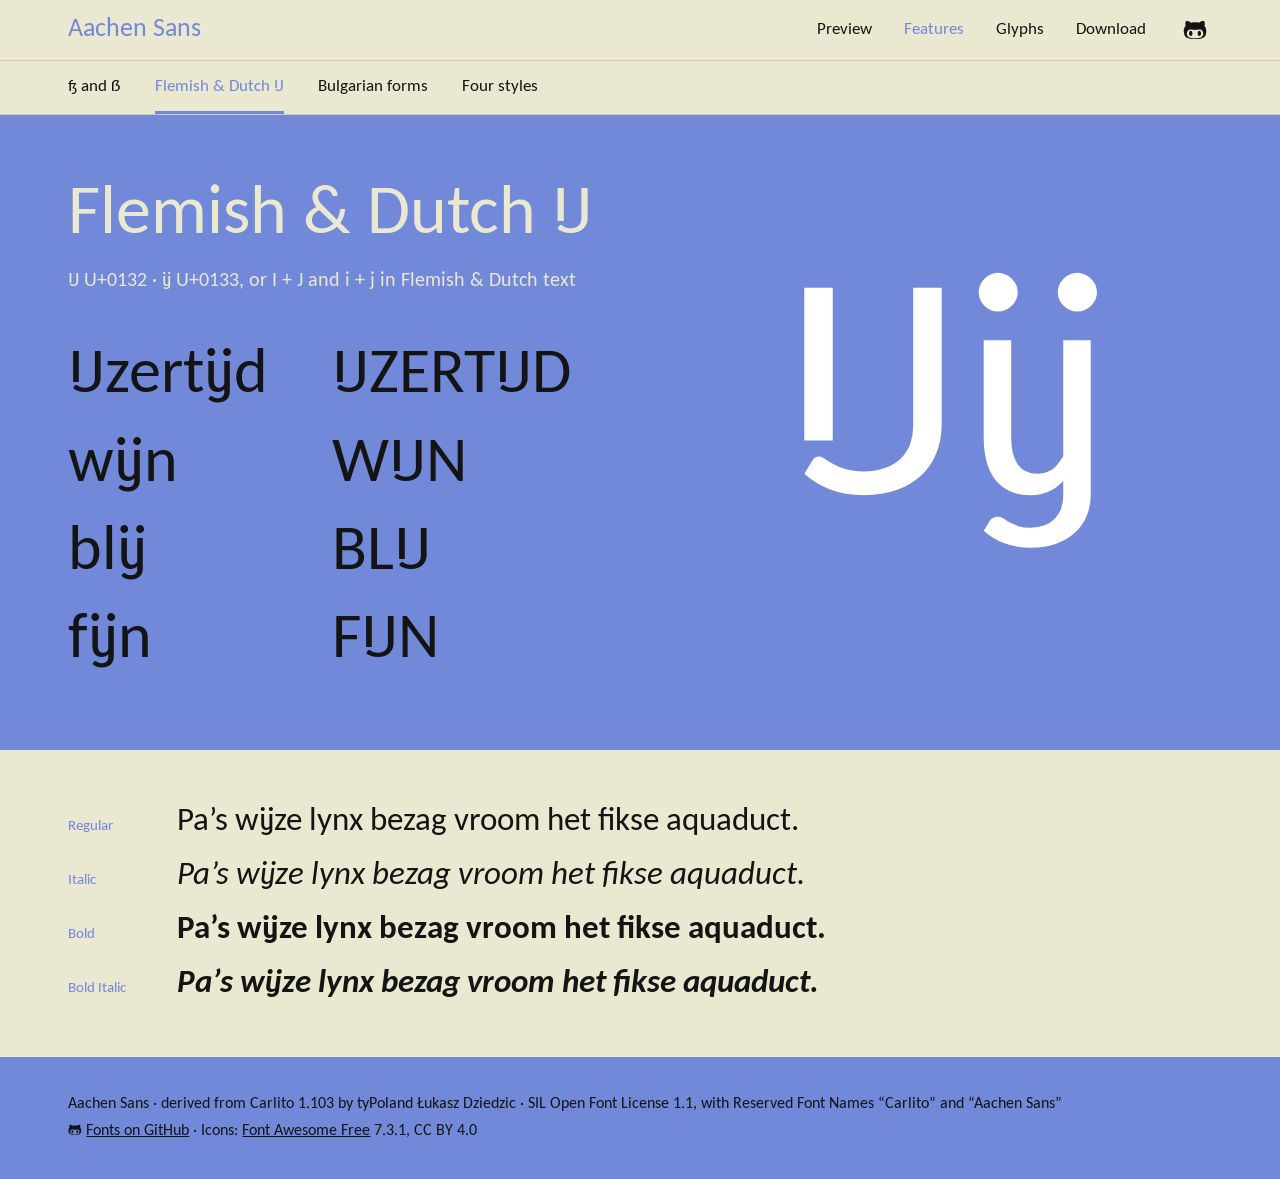
<file: ij.html>
<!doctype html>
<html lang="en">
<head>
<meta charset="utf-8">
<meta name="viewport" content="width=device-width, initial-scale=1">
<meta name="format-detection" content="telephone=no">
<title>Flemish &amp; Dutch Ĳ · Aachen Sans</title>
<meta name="description" content="A humanist sans serif derived from Carlito featuring a redesigned ß and ẞ in the long s + ezh (ſʒ) form, Flemish &amp; Dutch Ĳ and ĳ, and Bulgarian letterforms.">
<meta property="og:title" content="Flemish &amp; Dutch Ĳ · Aachen Sans">
<meta property="og:description" content="A humanist sans serif derived from Carlito featuring a redesigned ß and ẞ in the long s + ezh (ſʒ) form, Flemish &amp; Dutch Ĳ and ĳ, and Bulgarian letterforms.">
<meta property="og:image" content="https://crweul.github.io/aachen-sans/og.png">
<meta name="theme-color" content="#7289DA">
<link rel="icon" href="favicon.png">
<link rel="preload" href="fonts/webfonts/AachenSans-Regular.woff2" as="font" type="font/woff2" crossorigin>
<link rel="stylesheet" href="style.css">
</head>
<body class="feature">
<svg xmlns="http://www.w3.org/2000/svg" style="display:none"><!--! Font Awesome Free 7.3.1 by @fontawesome - https://fontawesome.com License - https://fontawesome.com/license/free (Icons: CC BY 4.0, Fonts: SIL OFL 1.1, Code: MIT License) Copyright 2026 Fonticons, Inc. --><symbol id="i-download" viewBox="0 0 448 512"><path fill="currentColor" d="M256 32c0-17.7-14.3-32-32-32s-32 14.3-32 32l0 210.7-41.4-41.4c-12.5-12.5-32.8-12.5-45.3 0s-12.5 32.8 0 45.3l96 96c12.5 12.5 32.8 12.5 45.3 0l96-96c12.5-12.5 12.5-32.8 0-45.3s-32.8-12.5-45.3 0L256 242.7 256 32zM64 320c-35.3 0-64 28.7-64 64l0 32c0 35.3 28.7 64 64 64l320 0c35.3 0 64-28.7 64-64l0-32c0-35.3-28.7-64-64-64l-46.9 0-56.6 56.6c-31.2 31.2-81.9 31.2-113.1 0L110.9 320 64 320zm304 56a24 24 0 1 1 0 48 24 24 0 1 1 0-48z"/></symbol><symbol id="i-file-zipper" viewBox="0 0 384 512"><path fill="currentColor" d="M0 64C0 28.7 28.7 0 64 0L213.5 0c17 0 33.3 6.7 45.3 18.7L365.3 125.3c12 12 18.7 28.3 18.7 45.3L384 448c0 35.3-28.7 64-64 64L64 512c-35.3 0-64-28.7-64-64L0 64zm208-5.5l0 93.5c0 13.3 10.7 24 24 24L325.5 176 208 58.5zM64 72c0 13.3 10.7 24 24 24l48 0c13.3 0 24-10.7 24-24s-10.7-24-24-24L88 48C74.7 48 64 58.7 64 72zm0 96c0 13.3 10.7 24 24 24l48 0c13.3 0 24-10.7 24-24s-10.7-24-24-24l-48 0c-13.3 0-24 10.7-24 24zm64 72l-32 0c-17.7 0-32 14.3-32 32l0 48c0 26.5 21.5 48 48 48s48-21.5 48-48l0-48c0-17.7-14.3-32-32-32zm-16 64a16 16 0 1 1 0 32 16 16 0 1 1 0-32z"/></symbol><symbol id="i-github-alt" viewBox="0 0 512 512"><path fill="currentColor" d="M202.1 328.7c0 20.9-10.9 55.1-36.7 55.1s-36.7-34.2-36.7-55.1 10.9-55.1 36.7-55.1 36.7 34.2 36.7 55.1zM496 278.2c0 31.9-3.2 65.7-17.5 95-37.9 76.6-142.1 74.8-216.7 74.8-75.8 0-186.2 2.7-225.6-74.8-14.6-29-20.2-63.1-20.2-95 0-41.9 13.9-81.5 41.5-113.6-5.2-15.8-7.7-32.4-7.7-48.8 0-21.5 4.9-32.3 14.6-51.8 45.3 0 74.3 9 108.8 36 29-6.9 58.8-10 88.7-10 27 0 54.2 2.9 80.4 9.2 34-26.7 63-35.2 107.8-35.2 9.8 19.5 14.6 30.3 14.6 51.8 0 16.4-2.6 32.7-7.7 48.2 27.5 32.4 39 72.3 39 114.2zm-64.3 50.5c0-43.9-26.7-82.6-73.5-82.6-18.9 0-37 3.4-56 6-14.9 2.3-29.8 3.2-45.1 3.2-15.2 0-30.1-.9-45.1-3.2-18.7-2.6-37-6-56-6-46.8 0-73.5 38.7-73.5 82.6 0 87.8 80.4 101.3 150.4 101.3l48.2 0c70.3 0 150.6-13.4 150.6-101.3zm-82.6-55.1c-25.8 0-36.7 34.2-36.7 55.1s10.9 55.1 36.7 55.1 36.7-34.2 36.7-55.1-10.9-55.1-36.7-55.1z"/></symbol><symbol id="i-magnifying-glass" viewBox="0 0 512 512"><path fill="currentColor" d="M416 208c0 45.9-14.9 88.3-40 122.7L502.6 457.4c12.5 12.5 12.5 32.8 0 45.3s-32.8 12.5-45.3 0L330.7 376C296.3 401.1 253.9 416 208 416 93.1 416 0 322.9 0 208S93.1 0 208 0 416 93.1 416 208zM208 352a144 144 0 1 0 0-288 144 144 0 1 0 0 288z"/></symbol><symbol id="i-table-cells" viewBox="0 0 448 512"><path fill="currentColor" d="M384 96l0 64-64 0 0-64 64 0zm0 128l0 64-64 0 0-64 64 0zm0 128l0 64-64 0 0-64 64 0zM256 288l-64 0 0-64 64 0 0 64zm-64 64l64 0 0 64-64 0 0-64zm-64-64l-64 0 0-64 64 0 0 64zM64 352l64 0 0 64-64 0 0-64zm0-192l0-64 64 0 0 64-64 0zm128 0l0-64 64 0 0 64-64 0zM64 32C28.7 32 0 60.7 0 96L0 416c0 35.3 28.7 64 64 64l320 0c35.3 0 64-28.7 64-64l0-320c0-35.3-28.7-64-64-64L64 32z"/></symbol></svg>
<header class="top">
  <div class="wrap bar">
    <a class="mark" href="./">Aachen Sans</a>
    <nav class="menu">
      <a href="preview.html">Preview</a>
      <a href="eszett.html" aria-current="page">Features</a>
      <a href="glyphs.html">Glyphs</a>
      <a href="download.html">Download</a>
    </nav>
    <a class="gh" href="https://github.com/crweul/aachen-sans" aria-label="Aachen Sans on GitHub" title="GitHub"><svg class="ic" aria-hidden="true"><use href="#i-github-alt"/></svg></a>
  </div>
</header>
<nav class="subnav" aria-label="Features"><div class="wrap"><a href="eszett.html">ß and ẞ</a><a href="ij.html" aria-current="page">Flemish &amp; Dutch Ĳ</a><a href="bulgarian.html">Bulgarian forms</a><a href="styles.html">Four styles</a></div></nav>
<main>
<section class="panel pair" aria-labelledby="ij-h">
  <div class="field">
    <div class="wrap pair-grid">
      <div>
        <h1 id="ij-h" class="title">Flemish &amp; Dutch Ĳ</h1>
        <p class="note">Ĳ U+0132 · ĳ U+0133, or I + J and i + j in Flemish &amp; Dutch text</p>
        <div class="words" lang="nl-BE">
          <span>IJzertijd</span><span>IJZERTIJD</span>
          <span>wijn</span><span>WIJN</span>
          <span>blij</span><span>BLIJ</span>
          <span>fijn</span><span>FIJN</span>
        </div>
      </div>
      <div class="hero-pair" aria-hidden="true">Ĳĳ</div>
    </div>
  </div>
  <div class="styles-band">
    <div class="wrap lines" lang="nl-BE">
      <span class="lab">Regular</span><p>Pa’s wijze lynx bezag vroom het fikse aquaduct.</p>
      <span class="lab">Italic</span><p class="i">Pa’s wijze lynx bezag vroom het fikse aquaduct.</p>
      <span class="lab">Bold</span><p class="b">Pa’s wijze lynx bezag vroom het fikse aquaduct.</p>
      <span class="lab">Bold Italic</span><p class="b i">Pa’s wijze lynx bezag vroom het fikse aquaduct.</p>
    </div>
  </div>
</section>

</main>

<footer class="foot">
  <div class="wrap">
    <p>Aachen Sans · derived from Carlito 1.103 by tyPoland Łukasz Dziedzic · SIL Open Font License 1.1, with Reserved
      Font Names “Carlito” and “Aachen Sans”</p>
    <p><a href="https://github.com/crweul/aachen-sans"><svg class="ic" aria-hidden="true"><use href="#i-github-alt"/></svg>Fonts on GitHub</a> · Icons: <a href="https://fontawesome.com/">Font Awesome Free</a> 7.3.1, CC BY 4.0</p>
  </div>
</footer>

<script src="app.js"></script>
</body>
</html>
</file>
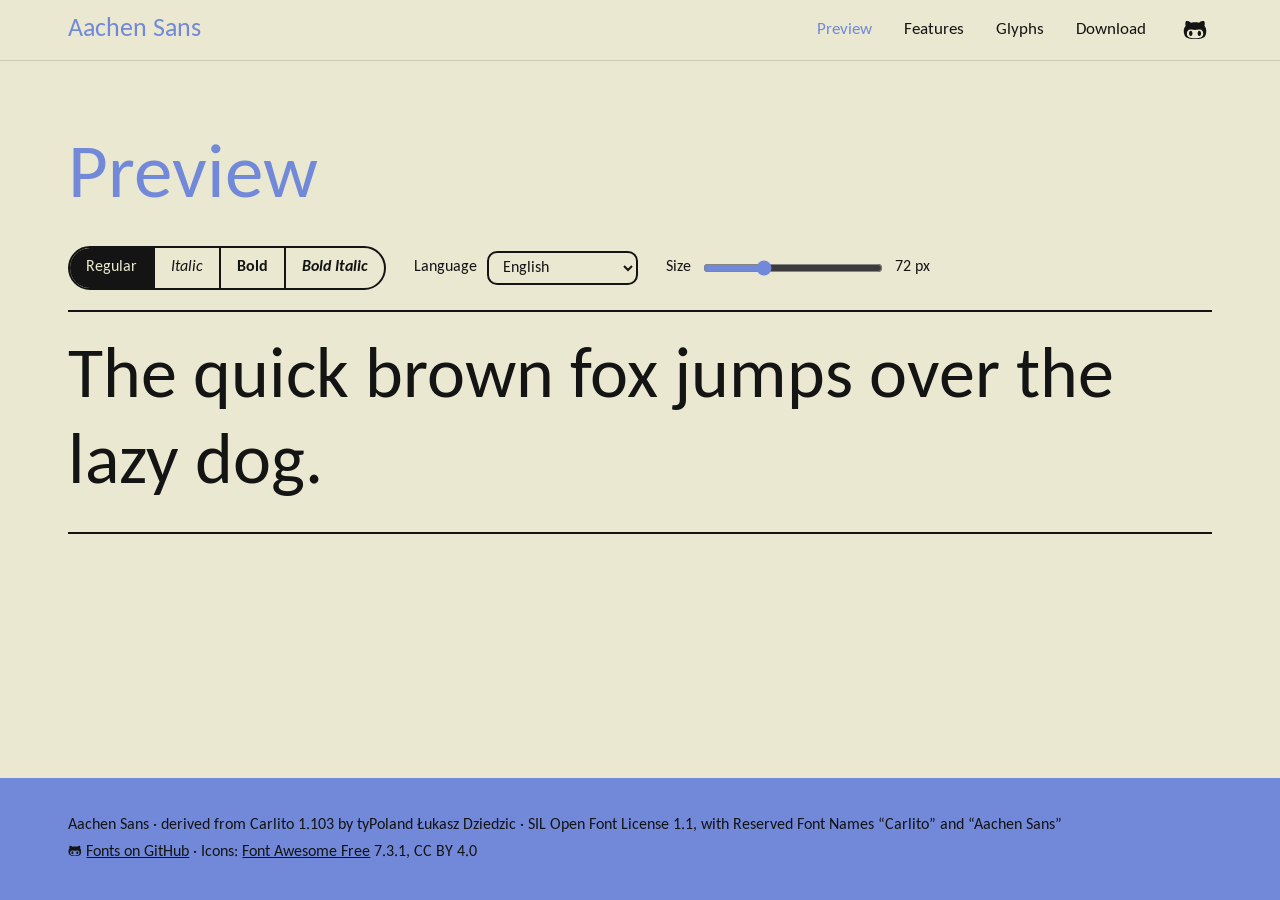
<file: preview.html>
<!doctype html>
<html lang="en">
<head>
<meta charset="utf-8">
<meta name="viewport" content="width=device-width, initial-scale=1">
<meta name="format-detection" content="telephone=no">
<title>Preview · Aachen Sans</title>
<meta name="description" content="A humanist sans serif derived from Carlito featuring a redesigned ß and ẞ in the long s + ezh (ſʒ) form, Flemish &amp; Dutch Ĳ and ĳ, and Bulgarian letterforms.">
<meta property="og:title" content="Preview · Aachen Sans">
<meta property="og:description" content="A humanist sans serif derived from Carlito featuring a redesigned ß and ẞ in the long s + ezh (ſʒ) form, Flemish &amp; Dutch Ĳ and ĳ, and Bulgarian letterforms.">
<meta property="og:image" content="https://crweul.github.io/aachen-sans/og.png">
<meta name="theme-color" content="#7289DA">
<link rel="icon" href="favicon.png">
<link rel="preload" href="fonts/webfonts/AachenSans-Regular.woff2" as="font" type="font/woff2" crossorigin>
<link rel="stylesheet" href="style.css">
</head>
<body class="">
<svg xmlns="http://www.w3.org/2000/svg" style="display:none"><!--! Font Awesome Free 7.3.1 by @fontawesome - https://fontawesome.com License - https://fontawesome.com/license/free (Icons: CC BY 4.0, Fonts: SIL OFL 1.1, Code: MIT License) Copyright 2026 Fonticons, Inc. --><symbol id="i-download" viewBox="0 0 448 512"><path fill="currentColor" d="M256 32c0-17.7-14.3-32-32-32s-32 14.3-32 32l0 210.7-41.4-41.4c-12.5-12.5-32.8-12.5-45.3 0s-12.5 32.8 0 45.3l96 96c12.5 12.5 32.8 12.5 45.3 0l96-96c12.5-12.5 12.5-32.8 0-45.3s-32.8-12.5-45.3 0L256 242.7 256 32zM64 320c-35.3 0-64 28.7-64 64l0 32c0 35.3 28.7 64 64 64l320 0c35.3 0 64-28.7 64-64l0-32c0-35.3-28.7-64-64-64l-46.9 0-56.6 56.6c-31.2 31.2-81.9 31.2-113.1 0L110.9 320 64 320zm304 56a24 24 0 1 1 0 48 24 24 0 1 1 0-48z"/></symbol><symbol id="i-file-zipper" viewBox="0 0 384 512"><path fill="currentColor" d="M0 64C0 28.7 28.7 0 64 0L213.5 0c17 0 33.3 6.7 45.3 18.7L365.3 125.3c12 12 18.7 28.3 18.7 45.3L384 448c0 35.3-28.7 64-64 64L64 512c-35.3 0-64-28.7-64-64L0 64zm208-5.5l0 93.5c0 13.3 10.7 24 24 24L325.5 176 208 58.5zM64 72c0 13.3 10.7 24 24 24l48 0c13.3 0 24-10.7 24-24s-10.7-24-24-24L88 48C74.7 48 64 58.7 64 72zm0 96c0 13.3 10.7 24 24 24l48 0c13.3 0 24-10.7 24-24s-10.7-24-24-24l-48 0c-13.3 0-24 10.7-24 24zm64 72l-32 0c-17.7 0-32 14.3-32 32l0 48c0 26.5 21.5 48 48 48s48-21.5 48-48l0-48c0-17.7-14.3-32-32-32zm-16 64a16 16 0 1 1 0 32 16 16 0 1 1 0-32z"/></symbol><symbol id="i-github-alt" viewBox="0 0 512 512"><path fill="currentColor" d="M202.1 328.7c0 20.9-10.9 55.1-36.7 55.1s-36.7-34.2-36.7-55.1 10.9-55.1 36.7-55.1 36.7 34.2 36.7 55.1zM496 278.2c0 31.9-3.2 65.7-17.5 95-37.9 76.6-142.1 74.8-216.7 74.8-75.8 0-186.2 2.7-225.6-74.8-14.6-29-20.2-63.1-20.2-95 0-41.9 13.9-81.5 41.5-113.6-5.2-15.8-7.7-32.4-7.7-48.8 0-21.5 4.9-32.3 14.6-51.8 45.3 0 74.3 9 108.8 36 29-6.9 58.8-10 88.7-10 27 0 54.2 2.9 80.4 9.2 34-26.7 63-35.2 107.8-35.2 9.8 19.5 14.6 30.3 14.6 51.8 0 16.4-2.6 32.7-7.7 48.2 27.5 32.4 39 72.3 39 114.2zm-64.3 50.5c0-43.9-26.7-82.6-73.5-82.6-18.9 0-37 3.4-56 6-14.9 2.3-29.8 3.2-45.1 3.2-15.2 0-30.1-.9-45.1-3.2-18.7-2.6-37-6-56-6-46.8 0-73.5 38.7-73.5 82.6 0 87.8 80.4 101.3 150.4 101.3l48.2 0c70.3 0 150.6-13.4 150.6-101.3zm-82.6-55.1c-25.8 0-36.7 34.2-36.7 55.1s10.9 55.1 36.7 55.1 36.7-34.2 36.7-55.1-10.9-55.1-36.7-55.1z"/></symbol><symbol id="i-magnifying-glass" viewBox="0 0 512 512"><path fill="currentColor" d="M416 208c0 45.9-14.9 88.3-40 122.7L502.6 457.4c12.5 12.5 12.5 32.8 0 45.3s-32.8 12.5-45.3 0L330.7 376C296.3 401.1 253.9 416 208 416 93.1 416 0 322.9 0 208S93.1 0 208 0 416 93.1 416 208zM208 352a144 144 0 1 0 0-288 144 144 0 1 0 0 288z"/></symbol><symbol id="i-table-cells" viewBox="0 0 448 512"><path fill="currentColor" d="M384 96l0 64-64 0 0-64 64 0zm0 128l0 64-64 0 0-64 64 0zm0 128l0 64-64 0 0-64 64 0zM256 288l-64 0 0-64 64 0 0 64zm-64 64l64 0 0 64-64 0 0-64zm-64-64l-64 0 0-64 64 0 0 64zM64 352l64 0 0 64-64 0 0-64zm0-192l0-64 64 0 0 64-64 0zm128 0l0-64 64 0 0 64-64 0zM64 32C28.7 32 0 60.7 0 96L0 416c0 35.3 28.7 64 64 64l320 0c35.3 0 64-28.7 64-64l0-320c0-35.3-28.7-64-64-64L64 32z"/></symbol></svg>
<header class="top">
  <div class="wrap bar">
    <a class="mark" href="./">Aachen Sans</a>
    <nav class="menu">
      <a href="preview.html" aria-current="page">Preview</a>
      <a href="eszett.html">Features</a>
      <a href="glyphs.html">Glyphs</a>
      <a href="download.html">Download</a>
    </nav>
    <a class="gh" href="https://github.com/crweul/aachen-sans" aria-label="Aachen Sans on GitHub" title="GitHub"><svg class="ic" aria-hidden="true"><use href="#i-github-alt"/></svg></a>
  </div>
</header>

<main>
<section class="tester">
  <div class="wrap">
    <h1 class="page-title">Preview</h1>
    <div class="controls">
      <div class="seg" role="group" aria-label="Style">
        <button type="button" data-w="400" data-s="normal" class="on">Regular</button>
        <button type="button" data-w="400" data-s="italic">Italic</button>
        <button type="button" data-w="700" data-s="normal">Bold</button>
        <button type="button" data-w="700" data-s="italic">Bold Italic</button>
      </div>
      <label class="ctl">Language
        <select id="lang">
          <option value="en">English</option>
          <option value="de">German</option>
          <option value="nl-BE">Flemish &amp; Dutch</option>
          <option value="bg">Bulgarian</option>
        </select>
      </label>
      <label class="ctl">Size
        <input type="range" id="size" min="20" max="180" value="72">
        <output id="sizeOut">72 px</output>
      </label>
    </div>
    <div id="sample" class="sample" contenteditable="true" spellcheck="false" lang="en"></div>
  </div>
</section>

</main>

<footer class="foot">
  <div class="wrap">
    <p>Aachen Sans · derived from Carlito 1.103 by tyPoland Łukasz Dziedzic · SIL Open Font License 1.1, with Reserved
      Font Names “Carlito” and “Aachen Sans”</p>
    <p><a href="https://github.com/crweul/aachen-sans"><svg class="ic" aria-hidden="true"><use href="#i-github-alt"/></svg>Fonts on GitHub</a> · Icons: <a href="https://fontawesome.com/">Font Awesome Free</a> 7.3.1, CC BY 4.0</p>
  </div>
</footer>

<script src="app.js"></script>
</body>
</html>
</file>
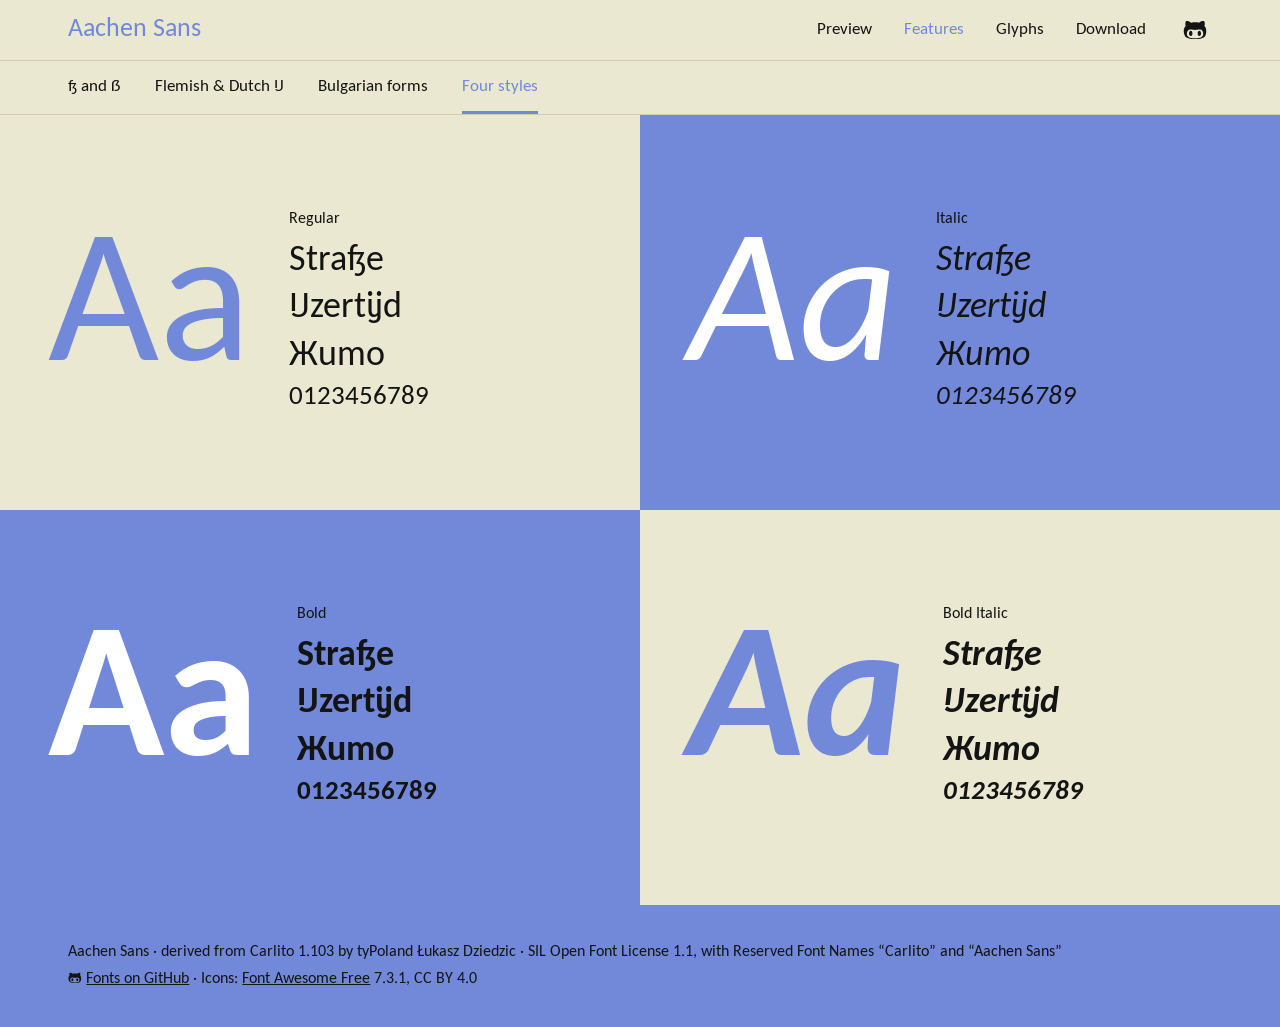
<file: styles.html>
<!doctype html>
<html lang="en">
<head>
<meta charset="utf-8">
<meta name="viewport" content="width=device-width, initial-scale=1">
<meta name="format-detection" content="telephone=no">
<title>Four styles · Aachen Sans</title>
<meta name="description" content="A humanist sans serif derived from Carlito featuring a redesigned ß and ẞ in the long s + ezh (ſʒ) form, Flemish &amp; Dutch Ĳ and ĳ, and Bulgarian letterforms.">
<meta property="og:title" content="Four styles · Aachen Sans">
<meta property="og:description" content="A humanist sans serif derived from Carlito featuring a redesigned ß and ẞ in the long s + ezh (ſʒ) form, Flemish &amp; Dutch Ĳ and ĳ, and Bulgarian letterforms.">
<meta property="og:image" content="https://crweul.github.io/aachen-sans/og.png">
<meta name="theme-color" content="#7289DA">
<link rel="icon" href="favicon.png">
<link rel="preload" href="fonts/webfonts/AachenSans-Regular.woff2" as="font" type="font/woff2" crossorigin>
<link rel="stylesheet" href="style.css">
</head>
<body class="feature">
<svg xmlns="http://www.w3.org/2000/svg" style="display:none"><!--! Font Awesome Free 7.3.1 by @fontawesome - https://fontawesome.com License - https://fontawesome.com/license/free (Icons: CC BY 4.0, Fonts: SIL OFL 1.1, Code: MIT License) Copyright 2026 Fonticons, Inc. --><symbol id="i-download" viewBox="0 0 448 512"><path fill="currentColor" d="M256 32c0-17.7-14.3-32-32-32s-32 14.3-32 32l0 210.7-41.4-41.4c-12.5-12.5-32.8-12.5-45.3 0s-12.5 32.8 0 45.3l96 96c12.5 12.5 32.8 12.5 45.3 0l96-96c12.5-12.5 12.5-32.8 0-45.3s-32.8-12.5-45.3 0L256 242.7 256 32zM64 320c-35.3 0-64 28.7-64 64l0 32c0 35.3 28.7 64 64 64l320 0c35.3 0 64-28.7 64-64l0-32c0-35.3-28.7-64-64-64l-46.9 0-56.6 56.6c-31.2 31.2-81.9 31.2-113.1 0L110.9 320 64 320zm304 56a24 24 0 1 1 0 48 24 24 0 1 1 0-48z"/></symbol><symbol id="i-file-zipper" viewBox="0 0 384 512"><path fill="currentColor" d="M0 64C0 28.7 28.7 0 64 0L213.5 0c17 0 33.3 6.7 45.3 18.7L365.3 125.3c12 12 18.7 28.3 18.7 45.3L384 448c0 35.3-28.7 64-64 64L64 512c-35.3 0-64-28.7-64-64L0 64zm208-5.5l0 93.5c0 13.3 10.7 24 24 24L325.5 176 208 58.5zM64 72c0 13.3 10.7 24 24 24l48 0c13.3 0 24-10.7 24-24s-10.7-24-24-24L88 48C74.7 48 64 58.7 64 72zm0 96c0 13.3 10.7 24 24 24l48 0c13.3 0 24-10.7 24-24s-10.7-24-24-24l-48 0c-13.3 0-24 10.7-24 24zm64 72l-32 0c-17.7 0-32 14.3-32 32l0 48c0 26.5 21.5 48 48 48s48-21.5 48-48l0-48c0-17.7-14.3-32-32-32zm-16 64a16 16 0 1 1 0 32 16 16 0 1 1 0-32z"/></symbol><symbol id="i-github-alt" viewBox="0 0 512 512"><path fill="currentColor" d="M202.1 328.7c0 20.9-10.9 55.1-36.7 55.1s-36.7-34.2-36.7-55.1 10.9-55.1 36.7-55.1 36.7 34.2 36.7 55.1zM496 278.2c0 31.9-3.2 65.7-17.5 95-37.9 76.6-142.1 74.8-216.7 74.8-75.8 0-186.2 2.7-225.6-74.8-14.6-29-20.2-63.1-20.2-95 0-41.9 13.9-81.5 41.5-113.6-5.2-15.8-7.7-32.4-7.7-48.8 0-21.5 4.9-32.3 14.6-51.8 45.3 0 74.3 9 108.8 36 29-6.9 58.8-10 88.7-10 27 0 54.2 2.9 80.4 9.2 34-26.7 63-35.2 107.8-35.2 9.8 19.5 14.6 30.3 14.6 51.8 0 16.4-2.6 32.7-7.7 48.2 27.5 32.4 39 72.3 39 114.2zm-64.3 50.5c0-43.9-26.7-82.6-73.5-82.6-18.9 0-37 3.4-56 6-14.9 2.3-29.8 3.2-45.1 3.2-15.2 0-30.1-.9-45.1-3.2-18.7-2.6-37-6-56-6-46.8 0-73.5 38.7-73.5 82.6 0 87.8 80.4 101.3 150.4 101.3l48.2 0c70.3 0 150.6-13.4 150.6-101.3zm-82.6-55.1c-25.8 0-36.7 34.2-36.7 55.1s10.9 55.1 36.7 55.1 36.7-34.2 36.7-55.1-10.9-55.1-36.7-55.1z"/></symbol><symbol id="i-magnifying-glass" viewBox="0 0 512 512"><path fill="currentColor" d="M416 208c0 45.9-14.9 88.3-40 122.7L502.6 457.4c12.5 12.5 12.5 32.8 0 45.3s-32.8 12.5-45.3 0L330.7 376C296.3 401.1 253.9 416 208 416 93.1 416 0 322.9 0 208S93.1 0 208 0 416 93.1 416 208zM208 352a144 144 0 1 0 0-288 144 144 0 1 0 0 288z"/></symbol><symbol id="i-table-cells" viewBox="0 0 448 512"><path fill="currentColor" d="M384 96l0 64-64 0 0-64 64 0zm0 128l0 64-64 0 0-64 64 0zm0 128l0 64-64 0 0-64 64 0zM256 288l-64 0 0-64 64 0 0 64zm-64 64l64 0 0 64-64 0 0-64zm-64-64l-64 0 0-64 64 0 0 64zM64 352l64 0 0 64-64 0 0-64zm0-192l0-64 64 0 0 64-64 0zm128 0l0-64 64 0 0 64-64 0zM64 32C28.7 32 0 60.7 0 96L0 416c0 35.3 28.7 64 64 64l320 0c35.3 0 64-28.7 64-64l0-320c0-35.3-28.7-64-64-64L64 32z"/></symbol></svg>
<header class="top">
  <div class="wrap bar">
    <a class="mark" href="./">Aachen Sans</a>
    <nav class="menu">
      <a href="preview.html">Preview</a>
      <a href="eszett.html" aria-current="page">Features</a>
      <a href="glyphs.html">Glyphs</a>
      <a href="download.html">Download</a>
    </nav>
    <a class="gh" href="https://github.com/crweul/aachen-sans" aria-label="Aachen Sans on GitHub" title="GitHub"><svg class="ic" aria-hidden="true"><use href="#i-github-alt"/></svg></a>
  </div>
</header>
<nav class="subnav" aria-label="Features"><div class="wrap"><a href="eszett.html">ß and ẞ</a><a href="ij.html">Flemish &amp; Dutch Ĳ</a><a href="bulgarian.html">Bulgarian forms</a><a href="styles.html" aria-current="page">Four styles</a></div></nav>
<main>
<h1 class="sr-only">Four styles</h1>
<section class="panel quads" aria-label="The four styles">
  <div class="quad"><div class="aa">Aa</div><div class="q-text"><p class="lab">Regular</p><p>Straße</p><p lang="nl-BE">IJzertijd</p><p lang="bg">Жито</p><p class="num">0123456789</p></div></div>
  <div class="quad i"><div class="aa">Aa</div><div class="q-text"><p class="lab">Italic</p><p>Straße</p><p lang="nl-BE">IJzertijd</p><p lang="bg">Жито</p><p class="num">0123456789</p></div></div>
  <div class="quad b"><div class="aa">Aa</div><div class="q-text"><p class="lab">Bold</p><p>Straße</p><p lang="nl-BE">IJzertijd</p><p lang="bg">Жито</p><p class="num">0123456789</p></div></div>
  <div class="quad b i"><div class="aa">Aa</div><div class="q-text"><p class="lab">Bold Italic</p><p>Straße</p><p lang="nl-BE">IJzertijd</p><p lang="bg">Жито</p><p class="num">0123456789</p></div></div>
</section>

</main>

<footer class="foot">
  <div class="wrap">
    <p>Aachen Sans · derived from Carlito 1.103 by tyPoland Łukasz Dziedzic · SIL Open Font License 1.1, with Reserved
      Font Names “Carlito” and “Aachen Sans”</p>
    <p><a href="https://github.com/crweul/aachen-sans"><svg class="ic" aria-hidden="true"><use href="#i-github-alt"/></svg>Fonts on GitHub</a> · Icons: <a href="https://fontawesome.com/">Font Awesome Free</a> 7.3.1, CC BY 4.0</p>
  </div>
</footer>

<script src="app.js"></script>
</body>
</html>
</file>
<file: style.css>
/* Aachen Sans site: the posters' palette and layouts, set in the font itself. */
@font-face { font-family: "Aachen Sans"; src: url("fonts/webfonts/AachenSans-Regular.woff2") format("woff2"); font-weight: 400; font-style: normal; font-display: swap; }
@font-face { font-family: "Aachen Sans"; src: url("fonts/webfonts/AachenSans-Italic.woff2") format("woff2"); font-weight: 400; font-style: italic; font-display: swap; }
@font-face { font-family: "Aachen Sans"; src: url("fonts/webfonts/AachenSans-Bold.woff2") format("woff2"); font-weight: 700; font-style: normal; font-display: swap; }
@font-face { font-family: "Aachen Sans"; src: url("fonts/webfonts/AachenSans-BoldItalic.woff2") format("woff2"); font-weight: 700; font-style: italic; font-display: swap; }

:root {
  --tan: #EAE8D0;
  --blue: #7289DA;
  --ink: #141414;
  --white: #FFFFFF;
  --muted: #A9A68F;
  --line: #CFCCB2;
  --wrap: 1240px;
  --pad: clamp(16px, 4vw, 48px);
  --head: 60px;
}

* { box-sizing: border-box; }
body {
  margin: 0;
  background: var(--tan);
  color: var(--ink);
  font-family: "Aachen Sans", Carlito, Calibri, sans-serif;
  font-size: 19px;
  line-height: 1.45;
  -webkit-font-smoothing: antialiased;
  -webkit-text-size-adjust: 100%;
  /* short pages keep the footer at the bottom of the window */
  min-height: 100vh; display: flex; flex-direction: column;
}
main { flex: 1; }
a { color: inherit; }
code { font-family: ui-monospace, "Cascadia Code", Consolas, monospace; font-size: 0.82em; }
.wrap { max-width: var(--wrap); margin: 0 auto; padding: 0 var(--pad); }
.b { font-weight: 700; }
.i { font-style: italic; }
h1, h2, h3 { font-weight: 400; margin: 0; line-height: 1.05; }
.sr-only { position: absolute; width: 1px; height: 1px; overflow: hidden; clip: rect(0 0 0 0); white-space: nowrap; }
.ic { width: 1em; height: 1em; fill: currentColor; vertical-align: -0.125em; flex: none; }

/* ---------------------------------------------------------------- header */
.top { position: sticky; top: 0; z-index: 10; background: var(--tan); border-bottom: 1px solid var(--line); }
.bar { display: flex; align-items: center; gap: 12px clamp(16px, 3vw, 32px); min-height: var(--head); }
.mark { color: var(--blue); font-size: 26px; text-decoration: none; white-space: nowrap; transition: opacity .2s; margin-right: auto; }
/* home page: the name shows in the header only once the big title has scrolled away */
.js .home .mark { opacity: 0; pointer-events: none; }
.js .home.past-title .mark { opacity: 1; pointer-events: auto; }
.menu { display: flex; align-items: center; gap: clamp(14px, 3vw, 32px); }
.menu a { text-decoration: none; font-size: 17px; }
.menu a:hover, .menu a[aria-current] { color: var(--blue); }
.gh { display: inline-flex; align-items: center; justify-content: center; width: 34px; height: 34px; color: var(--ink); }
.gh .ic { width: 24px; height: 24px; }
.gh:hover { color: var(--blue); }

/* feature tabs */
.subnav { border-bottom: 1px solid var(--line); background: var(--tan); }
.subnav .wrap { display: flex; gap: 6px clamp(18px, 3vw, 34px); overflow-x: auto; scrollbar-width: none; }
.subnav .wrap::-webkit-scrollbar { display: none; }
.subnav a {
  flex: none; padding: 14px 0 11px; text-decoration: none; font-size: 17px; white-space: nowrap;
  border-bottom: 3px solid transparent;
}
.subnav a:hover { color: var(--blue); }
.subnav a[aria-current] { color: var(--blue); border-bottom-color: var(--blue); }

/* ---------------------------------------------------------------- buttons */
.btn {
  display: inline-flex; align-items: center; padding: 12px 24px; border-radius: 999px; border: 2px solid var(--blue);
  background: var(--blue); color: var(--white); text-decoration: none; font: inherit; font-size: 18px;
  cursor: pointer; transition: background .15s, color .15s;
}
.btn .ic { margin-right: .5em; }
.btn:hover { background: var(--ink); border-color: var(--ink); }
.btn.ghost { background: transparent; color: var(--ink); border-color: var(--ink); }
.btn.ghost:hover { background: var(--ink); color: var(--tan); }
.btn.big { font-size: 22px; padding: 16px 34px; }

/* ---------------------------------------------------------------- page titles */
.page-title { color: var(--blue); font-size: clamp(44px, 6vw, 84px); }

/* ---------------------------------------------------------------- home (main poster) */
.hero-grid {
  display: grid; grid-template-columns: 1.15fr 1fr; align-items: center; gap: 24px;
  padding-top: clamp(32px, 6vw, 72px); padding-bottom: clamp(16px, 3vw, 32px);
}
.hero h1 { color: var(--blue); font-size: clamp(52px, 8vw, 104px); }
.pairs { font-size: clamp(38px, 5.6vw, 84px); margin: 14px 0 0; line-height: 1.15; }
.pairs + .pairs { margin-top: 0; }
.lede { max-width: 34em; font-size: 20px; margin: 22px 0 0; }
.cta { display: flex; flex-wrap: wrap; gap: 12px; margin: 28px 0 0; }
.hero-glyphs { color: var(--white); font-size: clamp(170px, 27vw, 380px); line-height: 1; text-align: right; }
.band { background: var(--blue); padding: clamp(24px, 4vw, 48px) 0; }
.alphabets { display: grid; grid-template-columns: 1fr 1fr; column-gap: clamp(24px, 5vw, 72px); row-gap: 10px; }
.abc p, .digits {
  margin: 0; font-size: clamp(16px, 2.15vw, 34px); line-height: 1.55;
  text-align: justify; text-align-last: justify; white-space: nowrap;
}
.digits { grid-column: 1 / -1; color: var(--white); }

/* ---------------------------------------------------------------- preview */
.tester { padding: clamp(40px, 6vw, 80px) 0 clamp(56px, 8vw, 112px); }
.controls { display: flex; flex-wrap: wrap; align-items: center; gap: 14px 28px; margin: 28px 0 20px; }
.seg { display: inline-flex; border: 2px solid var(--ink); border-radius: 999px; overflow: hidden; }
.seg button {
  font: inherit; font-size: 16px; padding: 8px 16px; border: 0; background: transparent; color: var(--ink); cursor: pointer;
}
.seg button + button { border-left: 2px solid var(--ink); }
.seg button.on { background: var(--ink); color: var(--tan); }
.seg button[data-s="italic"] { font-style: italic; }
.seg button[data-w="700"] { font-weight: 700; }
.ctl { display: inline-flex; align-items: center; gap: 10px; font-size: 16px; }
.ctl select {
  font: inherit; font-size: 16px; padding: 6px 10px; border: 2px solid var(--ink); border-radius: 10px;
  background: var(--tan); color: var(--ink);
}
.ctl input[type=range] { accent-color: var(--blue); width: 180px; }
.ctl output { min-width: 4ch; font-variant-numeric: tabular-nums; }
.sample {
  min-height: 1.4em; padding: 24px 0; border-top: 2px solid var(--ink); border-bottom: 2px solid var(--ink);
  font-size: 72px; line-height: 1.2; outline: none; overflow-wrap: anywhere;
}
.sample:focus { border-color: var(--blue); }

/* ---------------------------------------------------------------- pair panels (ß / ẞ and Ĳ posters) */
.panel .field { background: var(--blue); padding: clamp(36px, 5vw, 64px) 0; }
.panel .field.tan { background: var(--tan); }
.pair-grid { display: grid; grid-template-columns: 1.1fr 1fr; align-items: center; gap: 24px; }
.title { color: var(--tan); font-size: clamp(40px, 5.5vw, 76px); }
.title.blue { color: var(--blue); }
.note { color: var(--tan); font-size: clamp(15px, 1.6vw, 22px); margin: 14px 0 0; }
.note.ink { color: var(--ink); margin: 0; }
.words {
  display: grid; grid-template-columns: auto auto; justify-content: start; column-gap: clamp(28px, 5vw, 72px);
  font-size: clamp(34px, 5vw, 76px); line-height: 1.38; margin-top: clamp(18px, 3vw, 36px);
}
.hero-pair { color: var(--white); font-size: clamp(170px, 25vw, 360px); line-height: 1; text-align: center; padding-bottom: .12em; }
.styles-band { background: var(--tan); padding: clamp(28px, 4vw, 48px) 0; }
.lines { display: grid; grid-template-columns: max-content 1fr; column-gap: clamp(16px, 4vw, 56px); row-gap: 6px; align-items: baseline; }
.lines p { margin: 0; font-size: clamp(20px, 2.6vw, 36px); }
.lab { color: var(--blue); font-size: 15px; margin: 0; }

/* ---------------------------------------------------------------- Bulgarian poster */
.bg-head { display: flex; flex-wrap: wrap; justify-content: space-between; align-items: baseline; gap: 12px 32px; }
.forms {
  display: grid; grid-template-columns: max-content 1fr; column-gap: clamp(16px, 4vw, 56px); align-items: baseline;
  margin-top: clamp(24px, 4vw, 48px); row-gap: 10px;
}
.forms .lab { color: var(--ink); font-size: 16px; }
.spread { margin: 0; font-size: clamp(26px, 4.4vw, 64px); line-height: 1.3; text-align: justify; text-align-last: justify; }
.muted { color: var(--muted); }
.blue { color: var(--blue); }
.field.blue { background: var(--blue); color: var(--ink); }
.pang .lab, .pang p { color: var(--ink); }
.pang .hl { color: var(--white); }

/* ---------------------------------------------------------------- four styles: a checkerboard, alternating when stacked */
.quads { display: grid; grid-template-columns: 1fr 1fr; }
.quad {
  display: flex; align-items: center; gap: clamp(16px, 3vw, 40px); padding: clamp(28px, 4vw, 56px) var(--pad);
  min-height: max(340px, calc((100vh - var(--head) - 50px) / 2)); background: var(--tan);
}
.aa { font-size: clamp(110px, 15vw, 230px); line-height: 1; color: var(--blue); }
.quad:nth-child(2), .quad:nth-child(3) { background: var(--blue); }
.quad:nth-child(2) .aa, .quad:nth-child(3) .aa { color: var(--white); }
.q-text p { margin: 0; font-size: clamp(22px, 2.8vw, 40px); line-height: 1.32; }
.q-text .lab { color: var(--ink); font-size: 16px; font-style: normal; font-weight: 400; margin-bottom: 8px; }
.q-text .num { font-size: clamp(18px, 2.1vw, 30px); }

/* ---------------------------------------------------------------- download */
.download { padding: clamp(40px, 6vw, 80px) 0 clamp(56px, 8vw, 112px); }
.download .lede { margin-bottom: 26px; }
.files { border-collapse: collapse; margin: 34px 0 10px; min-width: min(100%, 460px); }
.files th, .files td { text-align: left; padding: 10px 28px 10px 0; border-bottom: 1px solid var(--line); }
.files th { font-weight: 400; color: var(--blue); font-size: 16px; }
.files a { color: var(--blue); }
.files a .ic, .foot a .ic { width: .85em; height: .85em; margin-right: .3em; }

/* ---------------------------------------------------------------- footer */
.foot { background: var(--blue); color: var(--ink); padding: 32px 0; font-size: 16px; }
.foot p { margin: 4px 0; }

/* ---------------------------------------------------------------- glyph page */
.g-head { padding: clamp(36px, 5vw, 64px) 0 12px; }
.g-head p { margin: 10px 0 0; font-size: 19px; }
.g-tools {
  position: sticky; top: var(--head); z-index: 5; background: var(--tan); border-bottom: 1px solid var(--line);
  padding: 12px 0;
}
.g-tools .wrap { display: flex; flex-wrap: wrap; gap: 12px 24px; align-items: center; }
.search { position: relative; display: inline-flex; align-items: center; width: min(100%, 320px); }
.search .ic { position: absolute; left: 14px; width: 15px; height: 15px; opacity: .7; pointer-events: none; }
.search input[type=search] {
  width: 100%; font: inherit; font-size: 16px; padding: 8px 14px 8px 38px; border: 2px solid var(--ink);
  border-radius: 999px; background: var(--tan); color: var(--ink);
}
.g-tools .count { font-size: 15px; color: var(--blue); }
.cat { padding: 36px 0 8px; }
.cat > .wrap > h2 { color: var(--blue); font-size: clamp(30px, 4vw, 48px); margin-bottom: 4px; }
.block h3 { font-size: 16px; color: var(--ink); margin: 22px 0 10px; letter-spacing: .02em; }
.grid { display: grid; grid-template-columns: repeat(auto-fill, minmax(84px, 1fr)); gap: 6px; }
.g {
  display: flex; flex-direction: column; align-items: center; justify-content: space-between;
  aspect-ratio: 1 / 1.08; padding: 8px 4px 6px; border: 1px solid var(--line); border-radius: 10px;
  background: rgba(255,255,255,.35); font: inherit; color: var(--ink); cursor: pointer;
  transition: background .12s, color .12s, border-color .12s;
}
.g .c { font-size: 40px; line-height: 1.15; }
.g .u { font-size: 11px; color: #6F6C58; font-family: ui-monospace, Consolas, monospace; }
.g:hover, .g:focus-visible { background: var(--blue); color: var(--white); border-color: var(--blue); outline: none; }
.g:hover .u, .g:focus-visible .u { color: var(--white); }
.g[hidden] { display: none; }
.toast {
  position: fixed; left: 50%; bottom: 28px; transform: translateX(-50%) translateY(20px); opacity: 0;
  background: var(--ink); color: var(--tan); padding: 10px 18px; border-radius: 999px; font-size: 16px;
  transition: opacity .2s, transform .2s; pointer-events: none;
}
.toast.show { opacity: 1; transform: translateX(-50%) translateY(0); }
.glyphs-body.italic .g .c { font-style: italic; }
.glyphs-body.bold .g .c { font-weight: 700; }

/* ---------------------------------------------------------------- small screens */
@media (max-width: 820px) {
  body { font-size: 18px; }
  .hero-grid, .pair-grid { grid-template-columns: 1fr; }
  .hero-glyphs { order: -1; text-align: left; font-size: 44vw; margin: -4px 0 -2vw; }
  .hero-pair { text-align: left; font-size: 46vw; }
  .alphabets { grid-template-columns: 1fr; }
  .abc p, .digits { font-size: 4.3vw; }
  .quads { grid-template-columns: 1fr; }
  .quad { min-height: 0; }
  .quad:nth-child(3) { background: var(--tan); }
  .quad:nth-child(3) .aa { color: var(--blue); }
  .quad:nth-child(4) { background: var(--blue); }
  .quad:nth-child(4) .aa { color: var(--white); }
  .lines { grid-template-columns: 1fr; row-gap: 0; }
  .lines .lab { margin-top: 12px; }
  .forms { grid-template-columns: 1fr; }
  .spread { font-size: 6vw; }
  .sample { font-size: 44px; }
}
/* phones: name and GitHub on the first row, the menu on the second */
@media (max-width: 600px) {
  :root { --head: 98px; }
  .bar { flex-wrap: wrap; padding-top: 8px; padding-bottom: 6px; }
  .mark { font-size: 23px; }
  .menu { order: 3; width: 100%; justify-content: space-between; gap: 8px; }
  .menu a { font-size: 17px; padding: 4px 0; }
  .grid { grid-template-columns: repeat(auto-fill, minmax(68px, 1fr)); }
  .g .c { font-size: 32px; }
}
</file>
